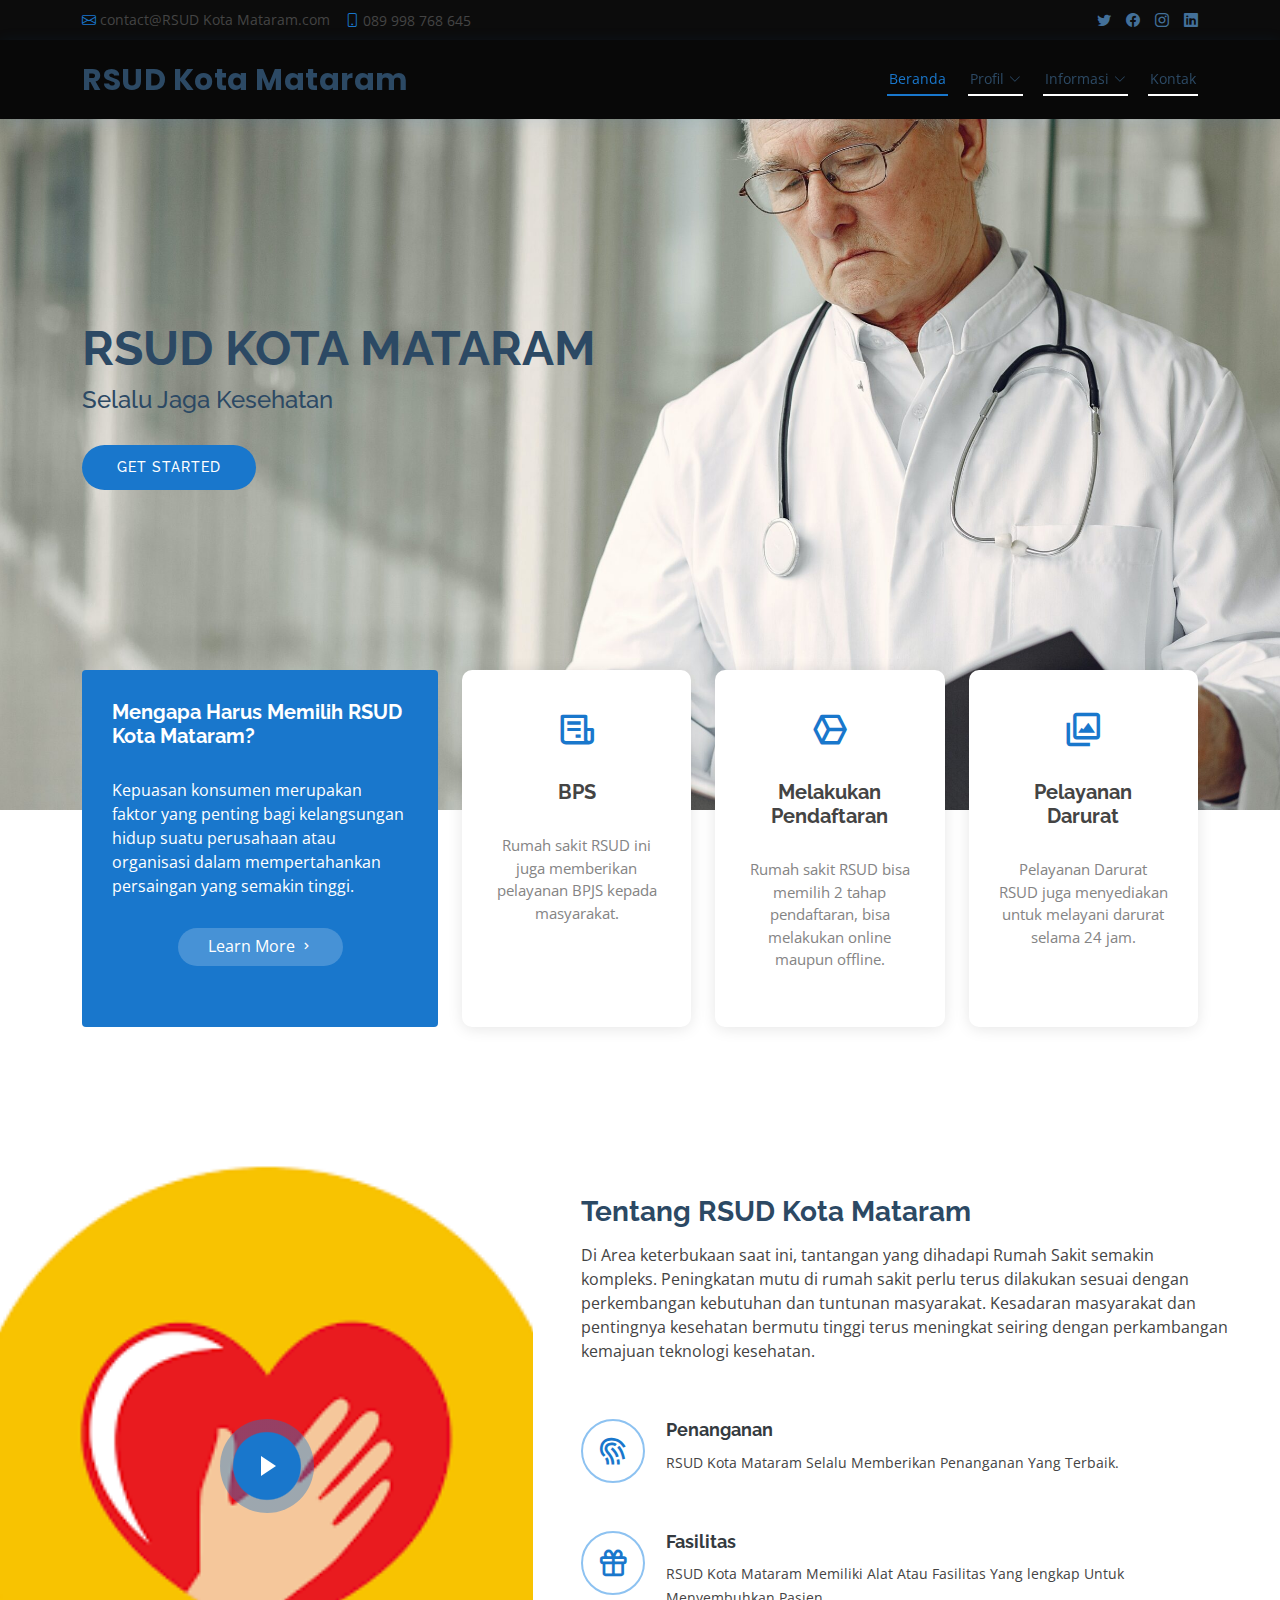
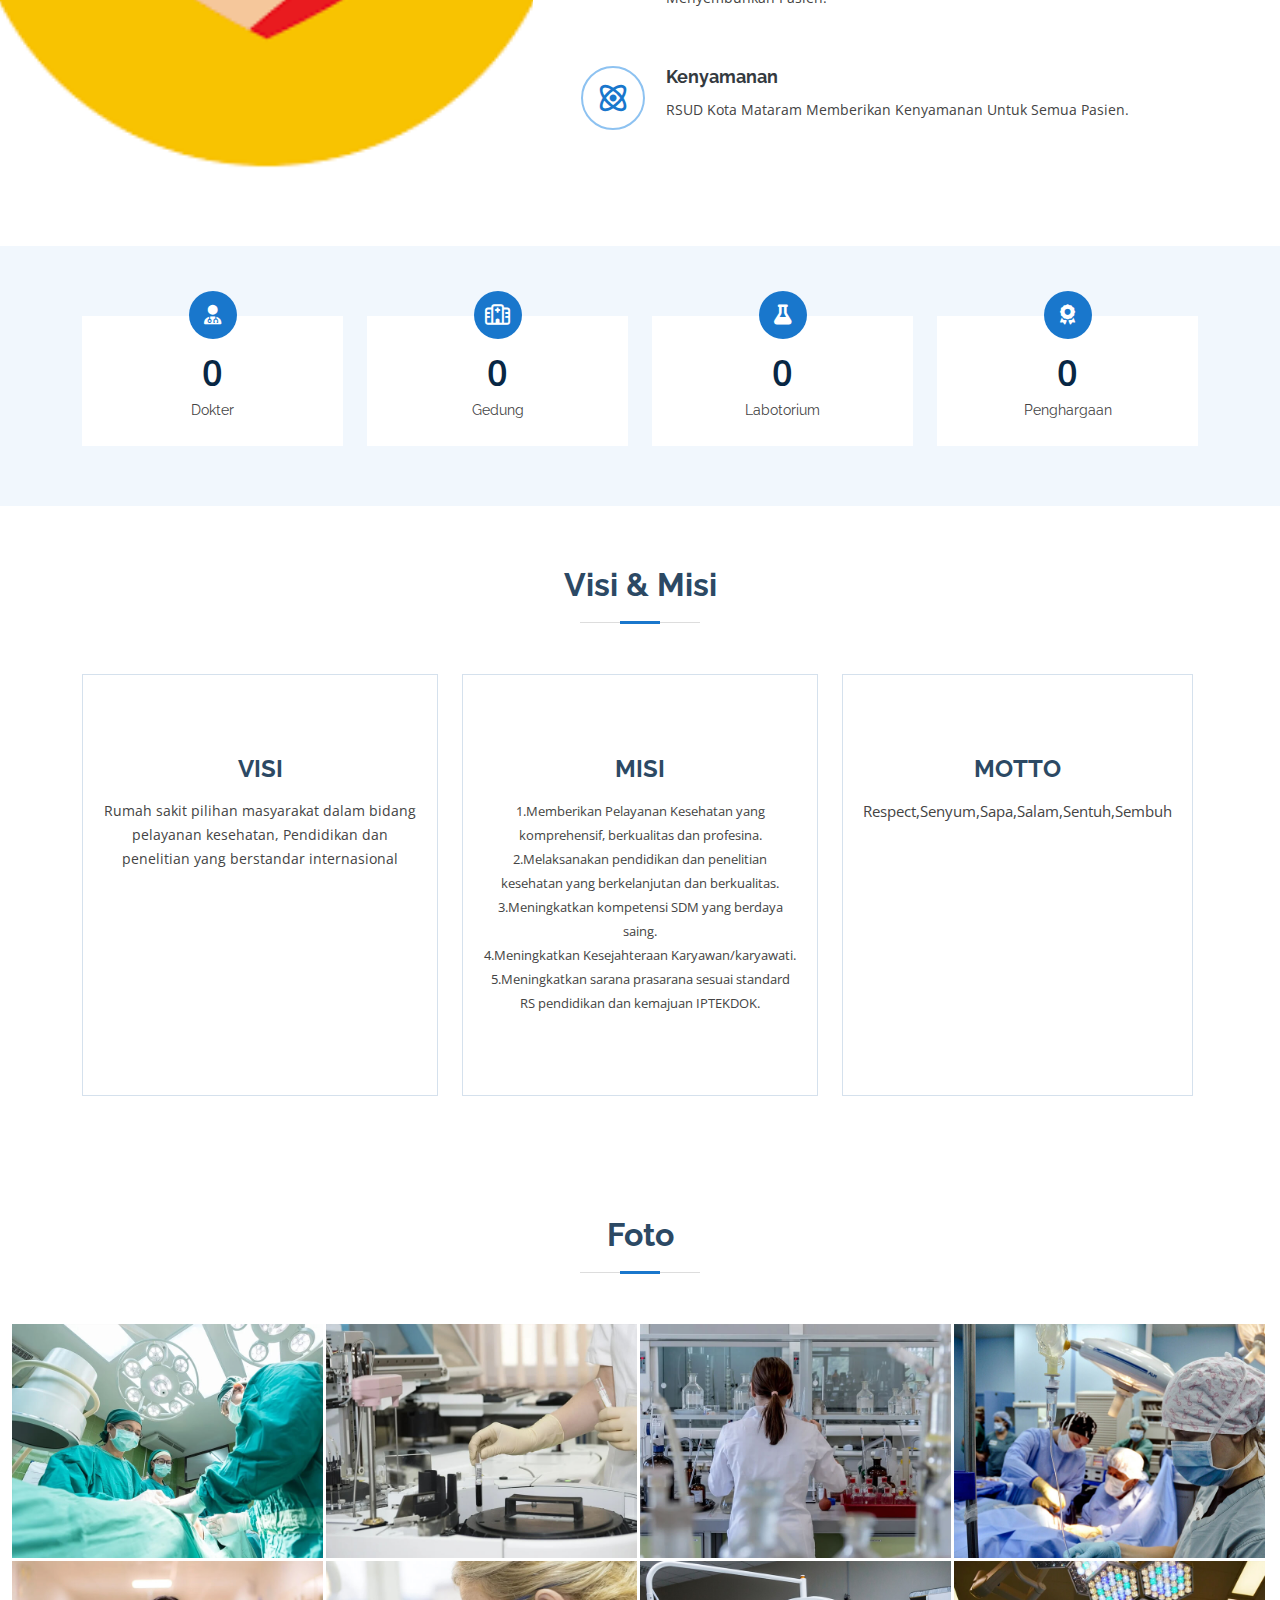
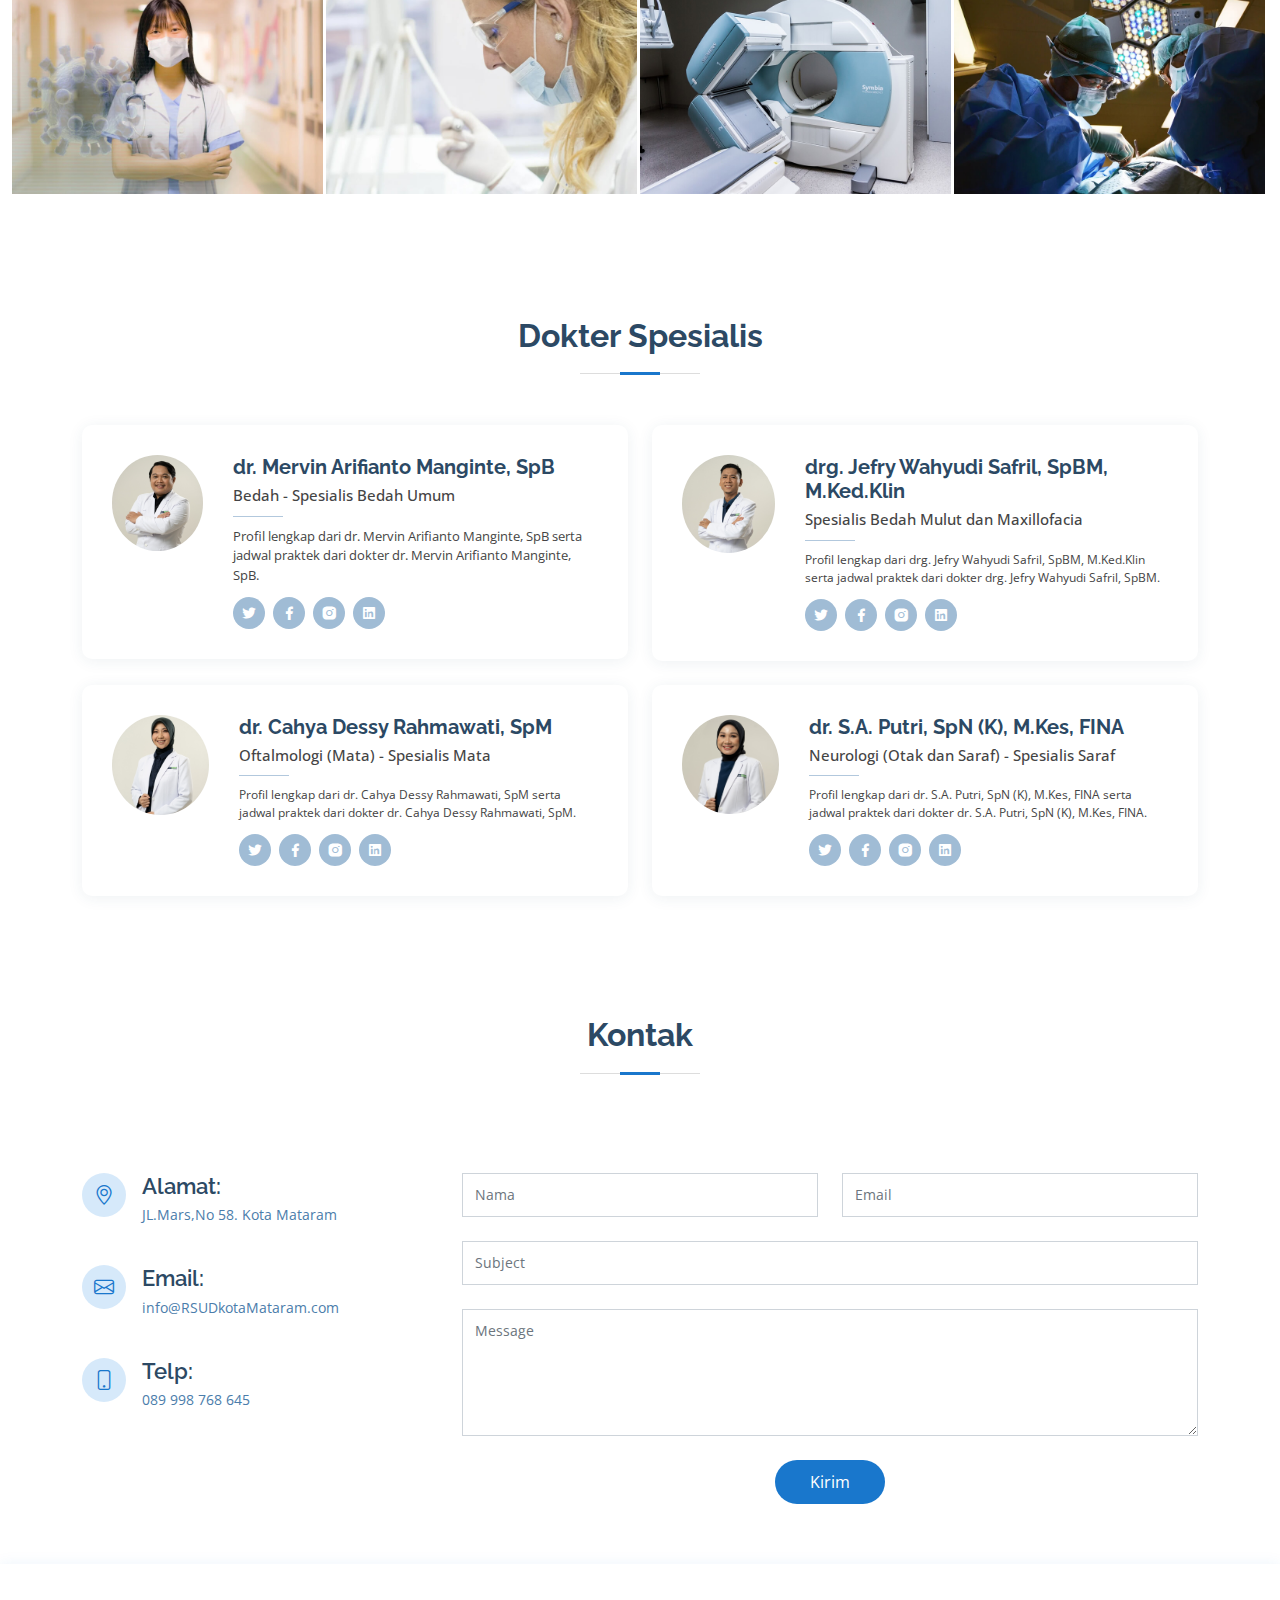
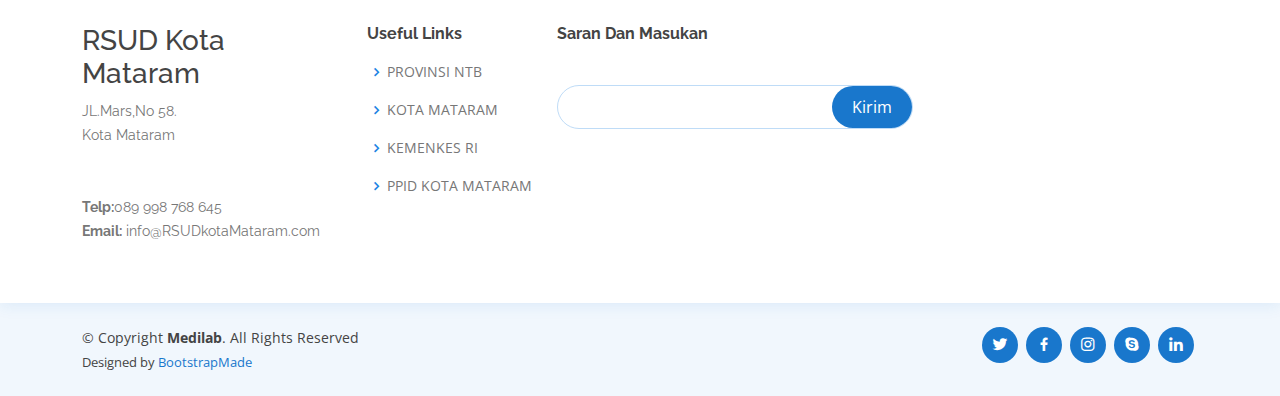
<file: index.html>
<!DOCTYPE html>
<html lang="en">

<head>
  <meta charset="utf-8">
  <meta content="width=device-width, initial-scale=1.0" name="viewport">

  <title>Medilab Bootstrap Template - Index</title>
  <meta content="" name="description">
  <meta content="" name="keywords">

  <!-- Favicons -->
  <link href="assets/img/favicon.png" rel="icon">
  <link href="assets/img/apple-touch-icon.png" rel="apple-touch-icon">

  <!-- Google Fonts -->
  <link href="https://fonts.googleapis.com/css?family=Open+Sans:300,300i,400,400i,600,600i,700,700i|Raleway:300,300i,400,400i,500,500i,600,600i,700,700i|Poppins:300,300i,400,400i,500,500i,600,600i,700,700i" rel="stylesheet">

  <!-- Vendor CSS Files -->
  <link href="assets/vendor/fontawesome-free/css/all.min.css" rel="stylesheet">
  <link href="assets/vendor/animate.css/animate.min.css" rel="stylesheet">
  <link href="assets/vendor/bootstrap/css/bootstrap.min.css" rel="stylesheet">
  <link href="assets/vendor/bootstrap-icons/bootstrap-icons.css" rel="stylesheet">
  <link href="assets/vendor/boxicons/css/boxicons.min.css" rel="stylesheet">
  <link href="assets/vendor/glightbox/css/glightbox.min.css" rel="stylesheet">
  <link href="assets/vendor/remixicon/remixicon.css" rel="stylesheet">
  <link href="assets/vendor/swiper/swiper-bundle.min.css" rel="stylesheet">

  <!-- Template Main CSS File -->
  <link href="assets/css/style.css" rel="stylesheet">

  <!-- =======================================================
  * Template Name: Medilab - v4.10.0
  * Template URL: https://bootstrapmade.com/medilab-free-medical-bootstrap-theme/
  * Author: BootstrapMade.com
  * License: https://bootstrapmade.com/license/
  ======================================================== -->
</head>

<body>

  <!-- ======= Top Bar ======= -->
  <div id="topbar" class="d-flex align-items-center fixed-top">
    <div class="container d-flex justify-content-between">
      <div class="contact-info d-flex align-items-center">
        <i class="bi bi-envelope"></i> <a href="mailto:contact@example.com">contact@RSUD Kota Mataram.com</a>
        <i class="bi bi-phone"></i> 089 998 768 645
      </div>
      <div class="d-none d-lg-flex social-links align-items-center">
        <a href="#" class="twitter"><i class="bi bi-twitter"></i></a>
        <a href="#" class="facebook"><i class="bi bi-facebook"></i></a>
        <a href="#" class="instagram"><i class="bi bi-instagram"></i></a>
        <a href="#" class="linkedin"><i class="bi bi-linkedin"></i></i></a>
      </div>
    </div>
  </div>

  <!-- ======= Header ======= -->
  <header id="header" class="fixed-top">
    <div class="container d-flex align-items-center">

      <h1 class="logo me-auto"><a href="index.html">RSUD Kota Mataram</a></h1>
      <!-- Uncomment below if you prefer to use an image logo -->
      <!-- <a href="index.html" class="logo me-auto"><img src="assets/img/logo.png" alt="" class="img-fluid"></a>-->

      <nav id="navbar" class="navbar order-last order-lg-0">
        <ul>
          <li><a class="nav-link scrollto active" href="beranda.html">Beranda</a></li>
          <li class="dropdown"><a href="#"><span>Profil</span> <i class="bi bi-chevron-down"></i></a>
            <ul>
          <li><a class="nav-link scrollto" href="tentang.html">Tentang</a></li>
          <li><a class="nav-link scrollto" href="dokter.html">Dokter Spesialis</a></li>
            </ul>
            <li class="dropdown"><a href="#"><span>Informasi</span> <i class="bi bi-chevron-down"></i></a>
              <ul>
          <li><a class="nav-link scrollto" href="visi&misi.html">Visi & Misi</a></li>
          <li><a class="nav-link scrollto" href="foto.html">Foto</a></li>
              </ul>
          <li><a class="nav-link scrollto" href="kontak.html">Kontak</a></li>
        </ul>
        <i class="bi bi-list mobile-nav-toggle"></i>
      </nav><!-- .navbar -->

      

    </div>
  </header><!-- End Header -->

  <!-- ======= Hero Section ======= -->
  <section id="hero" class="d-flex align-items-center">
    <div class="container">
      <h1>RSUD Kota Mataram</h1>
      <h2>Selalu Jaga Kesehatan</h2>
      <a href="#about" class="btn-get-started scrollto">Get Started</a>
    </div>
  </section><!-- End Hero -->

  <main id="main">

    <!-- ======= Why Us Section ======= -->
    <section id="why-us" class="why-us">
      <div class="container">

        <div class="row">
          <div class="col-lg-4 d-flex align-items-stretch">
            <div class="content">
              <h3 style="font-size: 20px;">Mengapa Harus Memilih RSUD Kota Mataram?</h3>
              <p>Kepuasan konsumen merupakan faktor yang penting bagi kelangsungan hidup suatu perusahaan atau organisasi dalam mempertahankan persaingan yang semakin tinggi.</p>
              <div class="text-center">
                <a href="#" class="more-btn">Learn More <i class="bx bx-chevron-right"></i></a>
              </div>
            </div>
          </div>
          <div class="col-lg-8 d-flex align-items-stretch">
            <div class="icon-boxes d-flex flex-column justify-content-center">
              <div class="row">
                <div class="col-xl-4 d-flex align-items-stretch">
                  <div class="icon-box mt-4 mt-xl-0">
                    <i class="bx bx-receipt"></i>
                    <h4>BPS</h4>
                    <p>Rumah sakit RSUD ini juga memberikan pelayanan BPJS kepada masyarakat.</p>
                  </div>
                </div>
                <div class="col-xl-4 d-flex align-items-stretch">
                  <div class="icon-box mt-4 mt-xl-0">
                    <i class="bx bx-cube-alt"></i>
                    <h4>Melakukan Pendaftaran</h4>
                    <p>Rumah sakit RSUD bisa memilih 2 tahap pendaftaran, bisa melakukan online maupun offline.</p>
                  </div>
                </div>
                <div class="col-xl-4 d-flex align-items-stretch">
                  <div class="icon-box mt-4 mt-xl-0">
                    <i class="bx bx-images"></i>
                    <h4>Pelayanan Darurat</h4>
                    <p>Pelayanan Darurat RSUD juga menyediakan untuk melayani darurat selama 24 jam.</p>
                  </div>
                </div>
              </div>
            </div><!-- End .content-->
          </div>
        </div>

      </div>
    </section><!-- End Why Us Section -->

    <!-- ======= About Section ======= -->
    <section id="about" class="about">
      <div class="container-fluid">

        <div class="row">
          <div class="col-xl-5 col-lg-6 video-box d-flex justify-content-center align-items-stretch position-relative">
            <a href="https://www.youtube.com/watch?v=fepiIdx3haA" class="glightbox play-btn mb-4"></a>
          </div>

          <div class="col-xl-7 col-lg-6 icon-boxes d-flex flex-column align-items-stretch justify-content-center py-5 px-lg-5">
            <h3>Tentang RSUD Kota Mataram</h3>
            <p>Di Area keterbukaan saat ini, tantangan yang dihadapi Rumah Sakit semakin kompleks. Peningkatan mutu di rumah sakit perlu terus dilakukan sesuai dengan perkembangan kebutuhan dan tuntunan masyarakat. Kesadaran masyarakat dan pentingnya kesehatan bermutu tinggi terus meningkat seiring dengan perkambangan kemajuan teknologi kesehatan.</p>

            <div class="icon-box">
              <div class="icon"><i class="bx bx-fingerprint"></i></div>
              <h4 class="title"><a href="">Penanganan</a></h4>
              <p class="description">RSUD Kota Mataram Selalu Memberikan Penanganan Yang Terbaik.</p>
            </div>

            <div class="icon-box">
              <div class="icon"><i class="bx bx-gift"></i></div>
              <h4 class="title"><a href="">Fasilitas</a></h4>
              <p class="description">RSUD Kota Mataram Memiliki Alat Atau Fasilitas Yang lengkap Untuk Menyembuhkan Pasien.</p>
            </div>

            <div class="icon-box">
              <div class="icon"><i class="bx bx-atom"></i></div>
              <h4 class="title"><a href="">Kenyamanan</a></h4>
              <p class="description">RSUD Kota Mataram Memberikan Kenyamanan Untuk Semua Pasien.</p>
            </div>

          </div>
        </div>

      </div>
    </section><!-- End About Section -->

    <!-- ======= Counts Section ======= -->
    <section id="counts" class="counts">
      <div class="container">

        <div class="row">

          <div class="col-lg-3 col-md-6">
            <div class="count-box">
              <i class="fas fa-user-md"></i>
              <span data-purecounter-start="0" data-purecounter-end="25" data-purecounter-duration="1" class="purecounter"></span>
              <p>Dokter</p>
            </div>
          </div>

          <div class="col-lg-3 col-md-6 mt-5 mt-md-0">
            <div class="count-box">
              <i class="far fa-hospital"></i>
              <span data-purecounter-start="0" data-purecounter-end="5" data-purecounter-duration="1" class="purecounter"></span>
              <p>Gedung</p>
            </div>
          </div>

          <div class="col-lg-3 col-md-6 mt-5 mt-lg-0">
            <div class="count-box">
              <i class="fas fa-flask"></i>
              <span data-purecounter-start="0" data-purecounter-end="10" data-purecounter-duration="1" class="purecounter"></span>
              <p> Labotorium</p>
            </div>
          </div>

          <div class="col-lg-3 col-md-6 mt-5 mt-lg-0">
            <div class="count-box">
              <i class="fas fa-award"></i>
              <span data-purecounter-start="0" data-purecounter-end="150" data-purecounter-duration="1" class="purecounter"></span>
              <p>Penghargaan</p>
            </div>
          </div>

        </div>

      </div>
    </section><!-- End Counts Section -->

    <!-- ======= Services Section ======= -->
    <section id="services" class="services">
      <div class="container">

        <div class="section-title">
          <h2>Visi & Misi</h2>
          <p></p>
        </div>

        <div class="row">
          <div class="col-lg-4 col-md-6 d-flex align-items-stretch">
            <div class="icon-box">
              <h4><a href="">VISI</a></h4>
              <p>Rumah sakit pilihan masyarakat dalam bidang pelayanan kesehatan, Pendidikan dan penelitian yang berstandar internasional</p>
            </div>
          </div>

          <div class="col-lg-4 col-md-6 d-flex align-items-stretch mt-4 mt-md-0">
            <div class="icon-box">
              <h4><a href="">MISI</a></h4>
              <p style="font-size: 13PX;">1.Memberikan Pelayanan Kesehatan yang komprehensif, berkualitas dan profesina.</p>
              <P style="font-size: 13PX;">2.Melaksanakan pendidikan dan penelitian kesehatan yang berkelanjutan dan berkualitas.</P>
              <P style="font-size: 13PX;">3.Meningkatkan kompetensi SDM yang berdaya saing.</P>
              <P style="font-size: 13PX;">4.Meningkatkan Kesejahteraan Karyawan/karyawati.</P>
              <P style="font-size: 13PX;">5.Meningkatkan sarana prasarana sesuai standard RS pendidikan dan kemajuan IPTEKDOK.</P>
            </div>
          </div>

          <div class="col-lg-4 col-md-6 d-flex align-items-stretch mt-4 mt-lg-0">
            <div class="icon-box">
              <h4><a href="">MOTTO</a></h4>
              <p style="font-size: 15px;">Respect,Senyum,Sapa,Salam,Sentuh,Sembuh</p>
            </div>
          </div>
        </div>
      </div>
    </section><!-- End Services Section -->

    <!-- ======= Gallery Section ======= -->
    <section id="gallery" class="gallery">
      <div class="container">

        <div class="section-title">
          <h2>Foto</h2>
          <p></p>
        </div>
      </div>

      <div class="container-fluid">
        <div class="row g-0">

          <div class="col-lg-3 col-md-4">
            <div class="gallery-item">
              <a href="assets/img/gallery/gallery-1.jpg" class="galelry-lightbox">
                <img src="assets/img/gallery/gallery-1.jpg" alt="" class="img-fluid">
              </a>
            </div>
          </div>

          <div class="col-lg-3 col-md-4">
            <div class="gallery-item">
              <a href="assets/img/gallery/gallery-2.jpg" class="galelry-lightbox">
                <img src="assets/img/gallery/gallery-2.jpg" alt="" class="img-fluid">
              </a>
            </div>
          </div>

          <div class="col-lg-3 col-md-4">
            <div class="gallery-item">
              <a href="assets/img/gallery/gallery-3.jpg" class="galelry-lightbox">
                <img src="assets/img/gallery/gallery-3.jpg" alt="" class="img-fluid">
              </a>
            </div>
          </div>

          <div class="col-lg-3 col-md-4">
            <div class="gallery-item">
              <a href="assets/img/gallery/gallery-4.jpg" class="galelry-lightbox">
                <img src="assets/img/gallery/gallery-4.jpg" alt="" class="img-fluid">
              </a>
            </div>
          </div>

          <div class="col-lg-3 col-md-4">
            <div class="gallery-item">
              <a href="assets/img/gallery/gallery-5.jpg" class="galelry-lightbox">
                <img src="assets/img/gallery/gallery-5.jpg" alt="" class="img-fluid">
              </a>
            </div>
          </div>

          <div class="col-lg-3 col-md-4">
            <div class="gallery-item">
              <a href="assets/img/gallery/gallery-6.jpg" class="galelry-lightbox">
                <img src="assets/img/gallery/gallery-6.jpg" alt="" class="img-fluid">
              </a>
            </div>
          </div>

          <div class="col-lg-3 col-md-4">
            <div class="gallery-item">
              <a href="assets/img/gallery/gallery-7.jpg" class="galelry-lightbox">
                <img src="assets/img/gallery/gallery-7.jpg" alt="" class="img-fluid">
              </a>
            </div>
          </div>

          <div class="col-lg-3 col-md-4">
            <div class="gallery-item">
              <a href="assets/img/gallery/gallery-8.jpg" class="galelry-lightbox">
                <img src="assets/img/gallery/gallery-8.jpg" alt="" class="img-fluid">
              </a>
            </div>
          </div>

        </div>

      </div>
    </section><!-- End Gallery Section -->

    <!-- ======= Doctors Section ======= -->
    <section id="doctors" class="doctors">
      <div class="container">

        <div class="section-title">
          <h2>Dokter Spesialis</h2>
          <p></p>
        </div>

        <div class="row">

          <div class="col-lg-6">
            <div class="member d-flex align-items-start">
              <div class="pic"><img src="assets/img/doctors/21.jpg" class="img-fluid" alt=""></div>
              <div class="member-info">
                <h4>dr. Mervin Arifianto Manginte, SpB</h4>
                <span>Bedah - Spesialis Bedah Umum</span>
                <p style="font-size: 13px;">Profil lengkap dari dr. Mervin Arifianto Manginte, SpB serta jadwal praktek dari dokter dr. Mervin Arifianto Manginte, SpB. </p>
                <div class="social">
                  <a href=""><i class="ri-twitter-fill"></i></a>
                  <a href=""><i class="ri-facebook-fill"></i></a>
                  <a href=""><i class="ri-instagram-fill"></i></a>
                  <a href=""> <i class="ri-linkedin-box-fill"></i> </a>
                </div>
              </div>
            </div>
          </div>


          <div class="col-lg-6 mt-4 mt-lg-0">
            <div class="member d-flex align-items-start">
              <div class="pic"><img src="assets/img/doctors/22.jpg" class="img-fluid" alt=""></div>
              <div class="member-info">
                <h4>drg. Jefry Wahyudi Safril, SpBM, M.Ked.Klin</h4>
                <span>Spesialis Bedah Mulut dan Maxillofacia</span>
                <p style="font-size: 12px;">Profil lengkap dari drg. Jefry Wahyudi Safril, SpBM, M.Ked.Klin serta jadwal praktek dari dokter drg. Jefry Wahyudi Safril, SpBM.</p>
                <div class="social">
                  <a href=""><i class="ri-twitter-fill"></i></a>
                  <a href=""><i class="ri-facebook-fill"></i></a>
                  <a href=""><i class="ri-instagram-fill"></i></a>
                  <a href=""> <i class="ri-linkedin-box-fill"></i> </a>
                </div>
              </div>
            </div>
          </div>

          

          <div class="col-lg-6 mt-4">
            <div class="member d-flex align-items-start">
              <div class="pic"><img src="assets/img/doctors/23.jpg" class="img-fluid" alt=""></div>
              <div class="member-info">
                <h4>dr. Cahya Dessy Rahmawati, SpM</h4>
                <span>Oftalmologi (Mata) - Spesialis Mata</span>
                <p style="font-size: 12px;">Profil lengkap dari dr. Cahya Dessy Rahmawati, SpM serta jadwal praktek dari dokter dr. Cahya Dessy Rahmawati, SpM.</p>
                <div class="social">
                  <a href=""><i class="ri-twitter-fill"></i></a>
                  <a href=""><i class="ri-facebook-fill"></i></a>
                  <a href=""><i class="ri-instagram-fill"></i></a>
                  <a href=""> <i class="ri-linkedin-box-fill"></i> </a>
                </div>
              </div>
            </div>
          </div>

          <div class="col-lg-6 mt-4">
            <div class="member d-flex align-items-start">
              <div class="pic"><img src="assets/img/doctors/otak.jpg" class="img-fluid" alt=""></div>
              <div class="member-info">
                <h4>dr. S.A. Putri, SpN (K), M.Kes, FINA</h4>
                <span>Neurologi (Otak dan Saraf) - Spesialis Saraf</span>
                <p style="font-size: 12px;">Profil lengkap dari dr. S.A. Putri, SpN (K), M.Kes, FINA serta jadwal praktek dari dokter dr. S.A. Putri, SpN (K), M.Kes, FINA. </p>
                <div class="social">
                  <a href=""><i class="ri-twitter-fill"></i></a>
                  <a href=""><i class="ri-facebook-fill"></i></a>
                  <a href=""><i class="ri-instagram-fill"></i></a>
                  <a href=""> <i class="ri-linkedin-box-fill"></i> </a>
                </div>
              </div>
            </div>
          </div>

        </div>

      </div>
    </section><!-- End Doctors Section -->

    
    <!-- ======= Contact Section ======= -->
    <section id="contact" class="contact">
      <div class="container">

        <div class="section-title">
          <h2>Kontak</h2>
          <p></p>
        </div>
      </div>

     
      <div class="container">
        <div class="row mt-5">

          <div class="col-lg-4">
            <div class="info">
              <div class="address">
                <i class="bi bi-geo-alt"></i>
                <h4>Alamat:</h4>
                <p>JL.Mars,No 58. Kota Mataram</p>
              </div>

              <div class="email">
                <i class="bi bi-envelope"></i>
                <h4>Email:</h4>
                <p>info@RSUDkotaMataram.com</p>
              </div>

              <div class="phone">
                <i class="bi bi-phone"></i>
                <h4>Telp:</h4>
                <p>089 998 768 645</p>
              </div>

            </div>

          </div>

          <div class="col-lg-8 mt-5 mt-lg-0">

            <form action="forms/contact.php" method="post" role="form" class="php-email-form">
              <div class="row">
                <div class="col-md-6 form-group">
                  <input type="text" name="name" class="form-control" id="name" placeholder="Nama" required>
                </div>
                <div class="col-md-6 form-group mt-3 mt-md-0">
                  <input type="email" class="form-control" name="email" id="email" placeholder="Email" required>
                </div>
              </div>
              <div class="form-group mt-3">
                <input type="text" class="form-control" name="subject" id="subject" placeholder="Subject" required>
              </div>
              <div class="form-group mt-3">
                <textarea class="form-control" name="message" rows="5" placeholder="Message" required></textarea>
              </div>
              <div class="my-3">
                <div class="loading">Loading</div>
                <div class="error-message"></div>
                <div class="sent-message">Your message has been sent. Thank you!</div>
              </div>
              <div class="text-center"><button type="submit">Kirim</button></div>
            </form>

          </div>

        </div>

      </div>
    </section><!-- End Contact Section -->

  </main><!-- End #main -->

  <!-- ======= Footer ======= -->
  <footer id="footer">

    <div class="footer-top">
      <div class="container">
        <div class="row">

          <div class="col-lg-3 col-md-6 footer-contact">
            <h3>RSUD Kota Mataram</h3>
            <p>
              JL.Mars,No 58.<br>
              Kota Mataram <br>
              <br><br>
              <strong>Telp:</strong>089 998 768 645<br>
              <strong>Email:</strong> info@RSUDkotaMataram.com<br>
            </p>
          </div>

          <div class="col-lg-2 col-md-6 footer-links">
            <h4>Useful Links</h4>
            <ul>
              <li><i class="bx bx-chevron-right"></i> <a href="#">PROVINSI NTB</a></li>
              <li><i class="bx bx-chevron-right"></i> <a href="#">KOTA MATARAM</a></li>
              <li><i class="bx bx-chevron-right"></i> <a href="#">KEMENKES RI</a></li>
              <li><i class="bx bx-chevron-right"></i> <a href="#">PPID KOTA MATARAM</a></li>
            </ul>
          </div>

          
          <div class="col-lg-4 col-md-6 footer-newsletter">
            <h4>Saran Dan Masukan</h4>
            <form action="" method="post">
              <input type="email" name="email"><input type="submit" value="Kirim">
            </form>
          </div>

        </div>
      </div>
    </div>

    <div class="container d-md-flex py-4">

      <div class="me-md-auto text-center text-md-start">
        <div class="copyright">
          &copy; Copyright <strong><span>Medilab</span></strong>. All Rights Reserved
        </div>
        <div class="credits">
          <!-- All the links in the footer should remain intact. -->
          <!-- You can delete the links only if you purchased the pro version. -->
          <!-- Licensing information: https://bootstrapmade.com/license/ -->
          <!-- Purchase the pro version with working PHP/AJAX contact form: https://bootstrapmade.com/medilab-free-medical-bootstrap-theme/ -->
          Designed by <a href="https://bootstrapmade.com/">BootstrapMade</a>
        </div>
      </div>
      <div class="social-links text-center text-md-right pt-3 pt-md-0">
        <a href="#" class="twitter"><i class="bx bxl-twitter"></i></a>
        <a href="#" class="facebook"><i class="bx bxl-facebook"></i></a>
        <a href="#" class="instagram"><i class="bx bxl-instagram"></i></a>
        <a href="#" class="google-plus"><i class="bx bxl-skype"></i></a>
        <a href="#" class="linkedin"><i class="bx bxl-linkedin"></i></a>
      </div>
    </div>
  </footer><!-- End Footer -->

  <div id="preloader"></div>
  <a href="#" class="back-to-top d-flex align-items-center justify-content-center"><i class="bi bi-arrow-up-short"></i></a>

  <!-- Vendor JS Files -->
  <script src="assets/vendor/purecounter/purecounter_vanilla.js"></script>
  <script src="assets/vendor/bootstrap/js/bootstrap.bundle.min.js"></script>
  <script src="assets/vendor/glightbox/js/glightbox.min.js"></script>
  <script src="assets/vendor/swiper/swiper-bundle.min.js"></script>
  <script src="assets/vendor/php-email-form/validate.js"></script>

  <!-- Template Main JS File -->
  <script src="assets/js/main.js"></script>

</body>

</html>
</file>
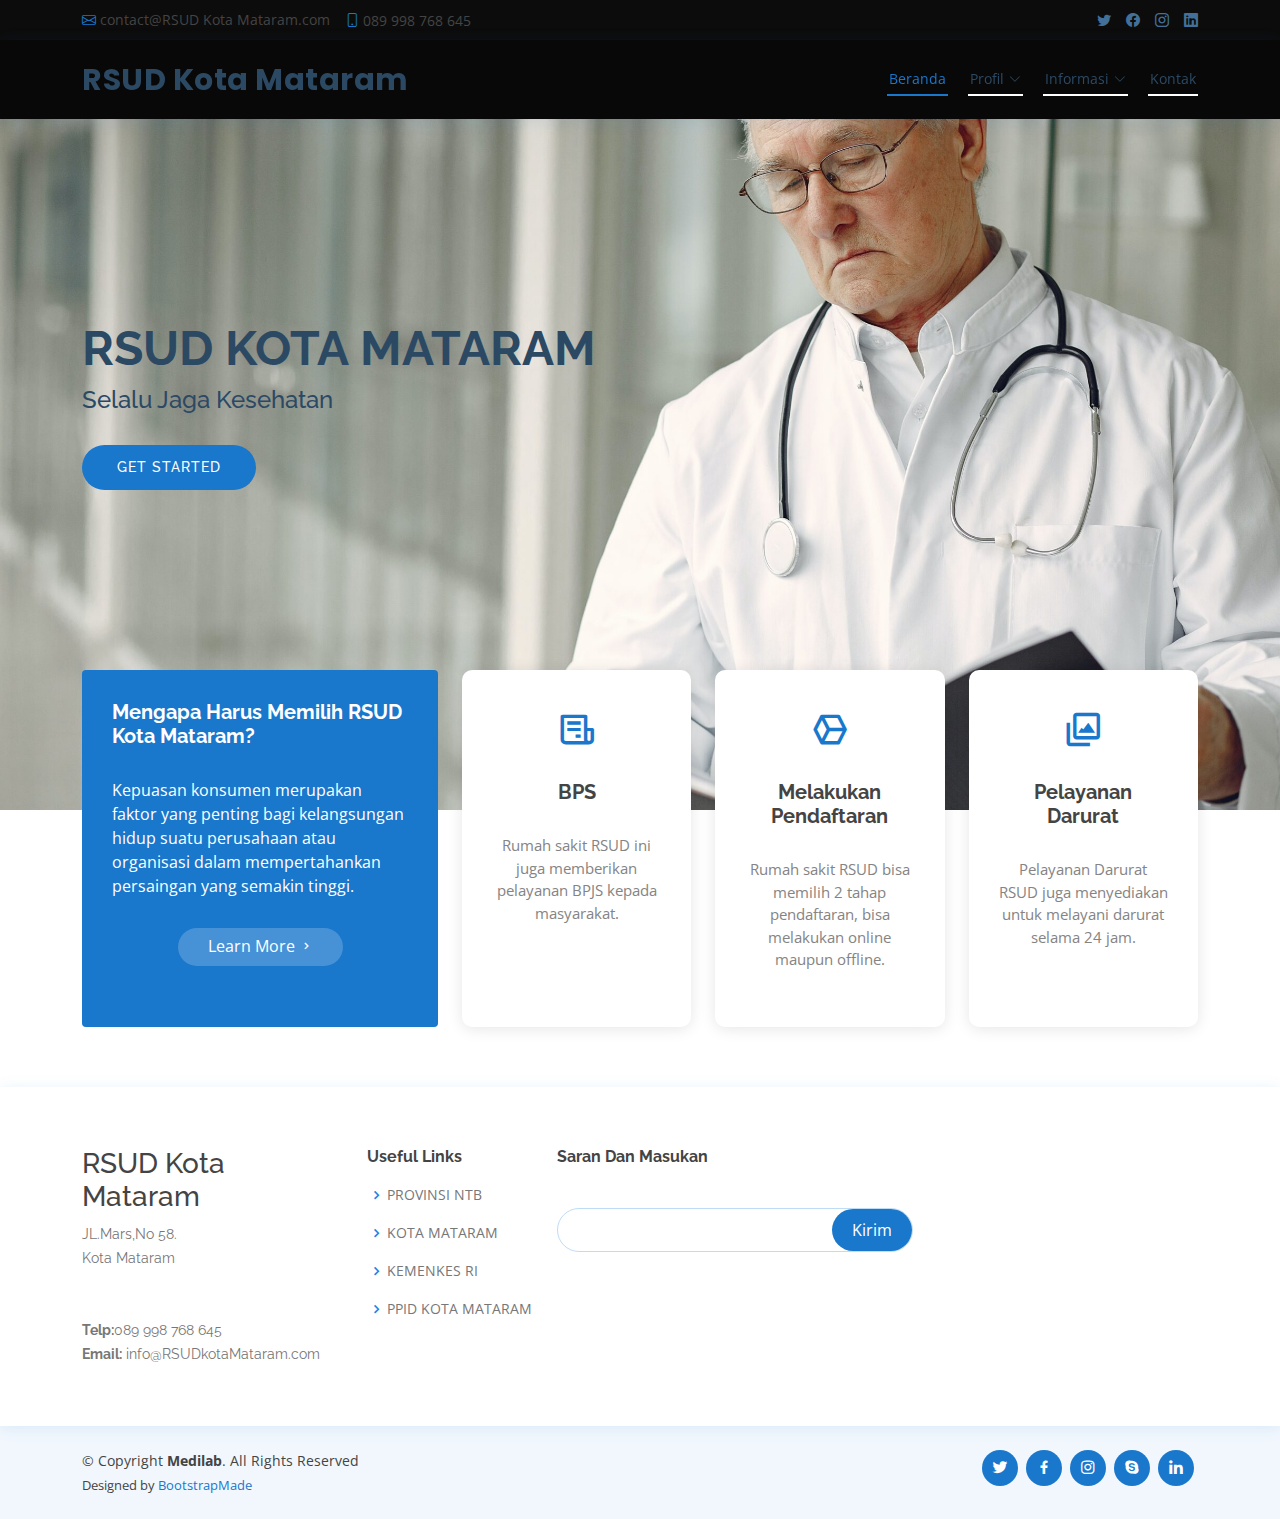
<file: beranda.html>
<!DOCTYPE html>
<html lang="en">

<head>
  <meta charset="utf-8">
  <meta content="width=device-width, initial-scale=1.0" name="viewport">

  <title>Medilab Bootstrap Template - Index</title>
  <meta content="" name="description">
  <meta content="" name="keywords">

  <!-- Favicons -->
  <link href="assets/img/favicon.png" rel="icon">
  <link href="assets/img/apple-touch-icon.png" rel="apple-touch-icon">

  <!-- Google Fonts -->
  <link href="https://fonts.googleapis.com/css?family=Open+Sans:300,300i,400,400i,600,600i,700,700i|Raleway:300,300i,400,400i,500,500i,600,600i,700,700i|Poppins:300,300i,400,400i,500,500i,600,600i,700,700i" rel="stylesheet">

  <!-- Vendor CSS Files -->
  <link href="assets/vendor/fontawesome-free/css/all.min.css" rel="stylesheet">
  <link href="assets/vendor/animate.css/animate.min.css" rel="stylesheet">
  <link href="assets/vendor/bootstrap/css/bootstrap.min.css" rel="stylesheet">
  <link href="assets/vendor/bootstrap-icons/bootstrap-icons.css" rel="stylesheet">
  <link href="assets/vendor/boxicons/css/boxicons.min.css" rel="stylesheet">
  <link href="assets/vendor/glightbox/css/glightbox.min.css" rel="stylesheet">
  <link href="assets/vendor/remixicon/remixicon.css" rel="stylesheet">
  <link href="assets/vendor/swiper/swiper-bundle.min.css" rel="stylesheet">

  <!-- Template Main CSS File -->
  <link href="assets/css/style.css" rel="stylesheet">

  <!-- =======================================================
  * Template Name: Medilab - v4.10.0
  * Template URL: https://bootstrapmade.com/medilab-free-medical-bootstrap-theme/
  * Author: BootstrapMade.com
  * License: https://bootstrapmade.com/license/
  ======================================================== -->
</head>

<body>

  <!-- ======= Top Bar ======= -->
  <div id="topbar" class="d-flex align-items-center fixed-top">
    <div class="container d-flex justify-content-between">
      <div class="contact-info d-flex align-items-center">
        <i class="bi bi-envelope"></i> <a href="mailto:contact@example.com">contact@RSUD Kota Mataram.com</a>
        <i class="bi bi-phone"></i> 089 998 768 645
      </div>
      <div class="d-none d-lg-flex social-links align-items-center">
        <a href="#" class="twitter"><i class="bi bi-twitter"></i></a>
        <a href="#" class="facebook"><i class="bi bi-facebook"></i></a>
        <a href="#" class="instagram"><i class="bi bi-instagram"></i></a>
        <a href="#" class="linkedin"><i class="bi bi-linkedin"></i></i></a>
      </div>
    </div>
  </div>
  
  <!-- ======= Header ======= -->
  <header id="header" class="fixed-top">
    <div class="container d-flex align-items-center">

      <h1 class="logo me-auto"><a href="index.html">RSUD Kota Mataram</a></h1>
      <!-- Uncomment below if you prefer to use an image logo -->
      <!-- <a href="index.html" class="logo me-auto"><img src="assets/img/logo.png" alt="" class="img-fluid"></a>-->

      <nav id="navbar" class="navbar order-last order-lg-0">
        <ul>
          <li><a class="nav-link scrollto active" href="beranda.html">Beranda</a></li>
          <li class="dropdown"><a href="#"><span>Profil</span> <i class="bi bi-chevron-down"></i></a>
            <ul>
          <li><a class="nav-link scrollto" href="tentang.html">Tentang</a></li>
          <li><a class="nav-link scrollto" href="dokter.html">Dokter Spesialis</a></li>
            </ul>
            <li class="dropdown"><a href="#"><span>Informasi</span> <i class="bi bi-chevron-down"></i></a>
              <ul>
          <li><a class="nav-link scrollto" href="visi&misi.html">Visi & Misi</a></li>
          <li><a class="nav-link scrollto" href="foto.html">Foto</a></li>
              </ul>
          <li><a class="nav-link scrollto" href="kontak.html">Kontak</a></li>
        </ul>
        <i class="bi bi-list mobile-nav-toggle"></i>
      </nav><!-- .navbar -->

      

    </div>
  </header><!-- End Header -->

  <!-- ======= Hero Section ======= -->
  <section id="hero" class="d-flex align-items-center">
    <div class="container">
      <h1>RSUD Kota Mataram</h1>
      <h2>Selalu Jaga Kesehatan</h2>
      <a href="#about" class="btn-get-started scrollto">Get Started</a>
    </div>
  </section><!-- End Hero -->

  <main id="main">

    <!-- ======= Why Us Section ======= -->
    <section id="why-us" class="why-us">
      <div class="container">

        <div class="row">
          <div class="col-lg-4 d-flex align-items-stretch">
            <div class="content">
              <h3 style="font-size: 20px;">Mengapa Harus Memilih RSUD Kota Mataram?</h3>
              <p>Kepuasan konsumen merupakan faktor yang penting bagi kelangsungan hidup suatu perusahaan atau organisasi dalam mempertahankan persaingan yang semakin tinggi.</p>
              <div class="text-center">
                <a href="#" class="more-btn">Learn More <i class="bx bx-chevron-right"></i></a>
              </div>
            </div>
          </div>
          <div class="col-lg-8 d-flex align-items-stretch">
            <div class="icon-boxes d-flex flex-column justify-content-center">
              <div class="row">
                <div class="col-xl-4 d-flex align-items-stretch">
                  <div class="icon-box mt-4 mt-xl-0">
                    <i class="bx bx-receipt"></i>
                    <h4>BPS</h4>
                    <p>Rumah sakit RSUD ini juga memberikan pelayanan BPJS kepada masyarakat.</p>
                  </div>
                </div>
                <div class="col-xl-4 d-flex align-items-stretch">
                  <div class="icon-box mt-4 mt-xl-0">
                    <i class="bx bx-cube-alt"></i>
                    <h4>Melakukan Pendaftaran</h4>
                    <p>Rumah sakit RSUD bisa memilih 2 tahap pendaftaran, bisa melakukan online maupun offline.</p>
                  </div>
                </div>
                <div class="col-xl-4 d-flex align-items-stretch">
                  <div class="icon-box mt-4 mt-xl-0">
                    <i class="bx bx-images"></i>
                    <h4>Pelayanan Darurat</h4>
                    <p>Pelayanan Darurat RSUD juga menyediakan untuk melayani darurat selama 24 jam.</p>
                  </div>
                </div>
              </div>
            </div><!-- End .content-->
          </div>
        </div>

      </div>
    </section><!-- End Why Us Section -->

<!-- ======= Footer ======= -->
<footer id="footer">

  <div class="footer-top">
    <div class="container">
      <div class="row">

        <div class="col-lg-3 col-md-6 footer-contact">
          <h3>RSUD Kota Mataram</h3>
          <p>
            JL.Mars,No 58.<br>
            Kota Mataram <br>
            <br><br>
            <strong>Telp:</strong>089 998 768 645<br>
            <strong>Email:</strong> info@RSUDkotaMataram.com<br>
          </p>
        </div>

        <div class="col-lg-2 col-md-6 footer-links">
          <h4>Useful Links</h4>
          <ul>
            <li><i class="bx bx-chevron-right"></i> <a href="#">PROVINSI NTB</a></li>
            <li><i class="bx bx-chevron-right"></i> <a href="#">KOTA MATARAM</a></li>
            <li><i class="bx bx-chevron-right"></i> <a href="#">KEMENKES RI</a></li>
            <li><i class="bx bx-chevron-right"></i> <a href="#">PPID KOTA MATARAM</a></li>
          </ul>
        </div>

        
        <div class="col-lg-4 col-md-6 footer-newsletter">
          <h4>Saran Dan Masukan</h4>
          <form action="" method="post">
            <input type="email" name="email"><input type="submit" value="Kirim">
          </form>
        </div>

      </div>
    </div>
  </div>

  <div class="container d-md-flex py-4">

    <div class="me-md-auto text-center text-md-start">
      <div class="copyright">
        &copy; Copyright <strong><span>Medilab</span></strong>. All Rights Reserved
      </div>
      <div class="credits">
        <!-- All the links in the footer should remain intact. -->
        <!-- You can delete the links only if you purchased the pro version. -->
        <!-- Licensing information: https://bootstrapmade.com/license/ -->
        <!-- Purchase the pro version with working PHP/AJAX contact form: https://bootstrapmade.com/medilab-free-medical-bootstrap-theme/ -->
        Designed by <a href="https://bootstrapmade.com/">BootstrapMade</a>
      </div>
    </div>
    <div class="social-links text-center text-md-right pt-3 pt-md-0">
      <a href="#" class="twitter"><i class="bx bxl-twitter"></i></a>
      <a href="#" class="facebook"><i class="bx bxl-facebook"></i></a>
      <a href="#" class="instagram"><i class="bx bxl-instagram"></i></a>
      <a href="#" class="google-plus"><i class="bx bxl-skype"></i></a>
      <a href="#" class="linkedin"><i class="bx bxl-linkedin"></i></a>
    </div>
  </div>
</footer><!-- End Footer -->

  

    <div id="preloader"></div>
    <a href="#" class="back-to-top d-flex align-items-center justify-content-center"><i class="bi bi-arrow-up-short"></i></a>
    
    <!-- Vendor JS Files -->
    <script src="assets/vendor/purecounter/purecounter_vanilla.js"></script>
    <script src="assets/vendor/bootstrap/js/bootstrap.bundle.min.js"></script>
    <script src="assets/vendor/glightbox/js/glightbox.min.js"></script>
    <script src="assets/vendor/swiper/swiper-bundle.min.js"></script>
    <script src="assets/vendor/php-email-form/validate.js"></script>
    
    <!-- Template Main JS File -->
    <script src="assets/js/main.js"></script>
    
    </body>
    
    </html>
</file>
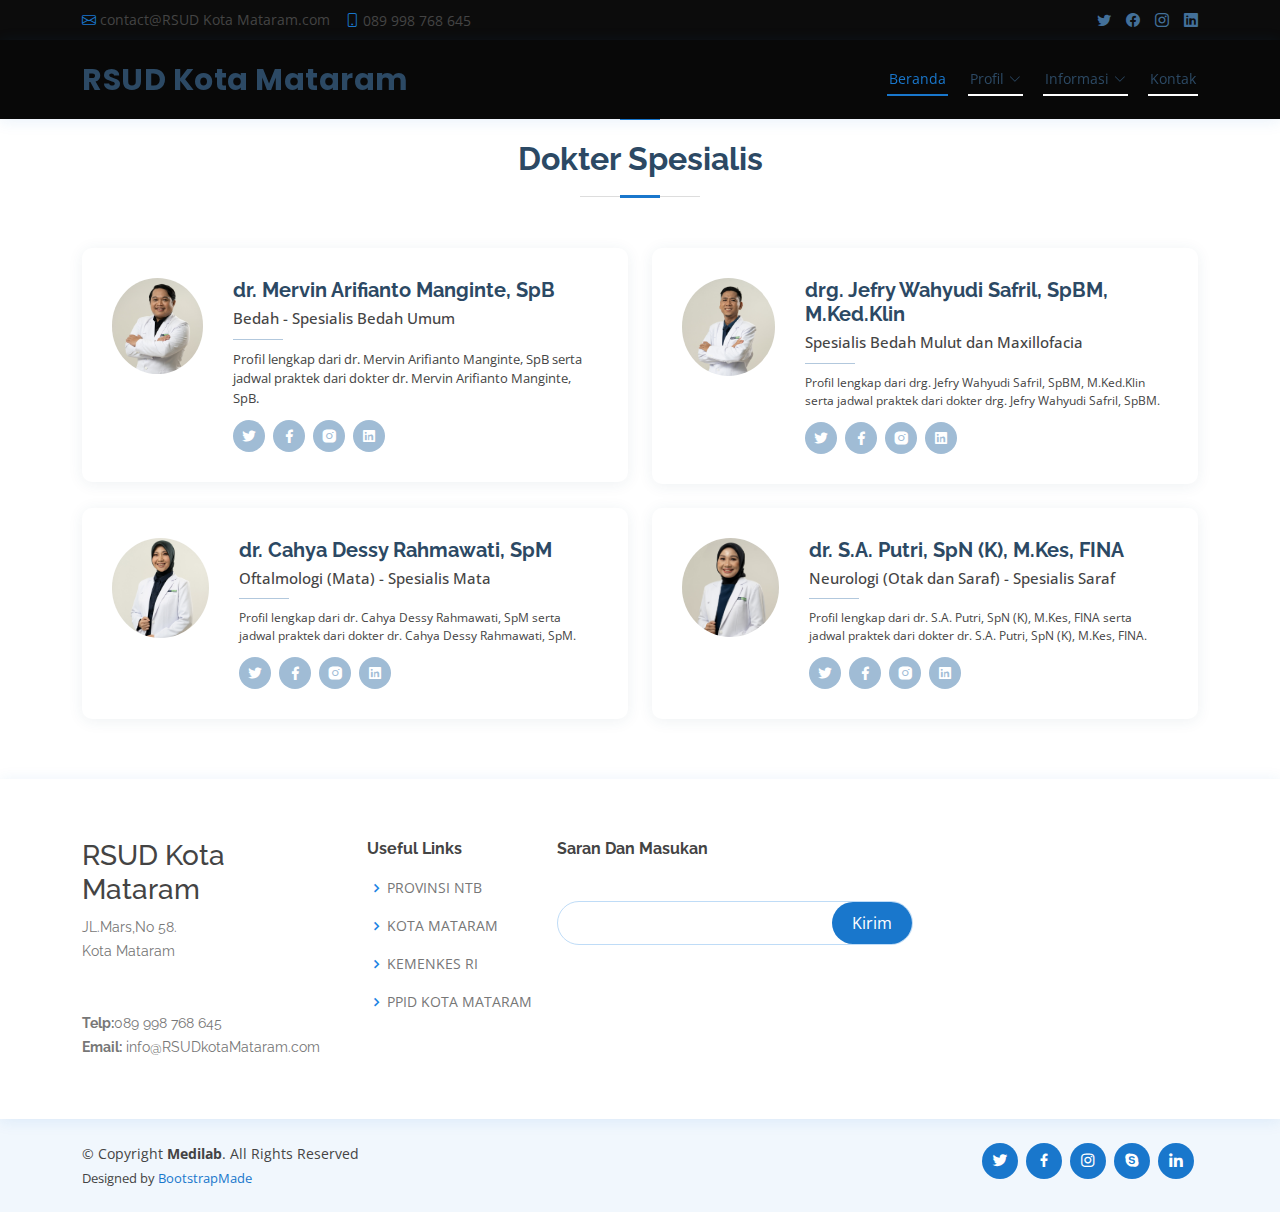
<file: dokter.html>
<!DOCTYPE html>
<html lang="en">

<head>
  <meta charset="utf-8">
  <meta content="width=device-width, initial-scale=1.0" name="viewport">

  <title>Medilab Bootstrap Template - Index</title>
  <meta content="" name="description">
  <meta content="" name="keywords">

  <!-- Favicons -->
  <link href="assets/img/favicon.png" rel="icon">
  <link href="assets/img/apple-touch-icon.png" rel="apple-touch-icon">

  <!-- Google Fonts -->
  <link href="https://fonts.googleapis.com/css?family=Open+Sans:300,300i,400,400i,600,600i,700,700i|Raleway:300,300i,400,400i,500,500i,600,600i,700,700i|Poppins:300,300i,400,400i,500,500i,600,600i,700,700i" rel="stylesheet">

  <!-- Vendor CSS Files -->
  <link href="assets/vendor/fontawesome-free/css/all.min.css" rel="stylesheet">
  <link href="assets/vendor/animate.css/animate.min.css" rel="stylesheet">
  <link href="assets/vendor/bootstrap/css/bootstrap.min.css" rel="stylesheet">
  <link href="assets/vendor/bootstrap-icons/bootstrap-icons.css" rel="stylesheet">
  <link href="assets/vendor/boxicons/css/boxicons.min.css" rel="stylesheet">
  <link href="assets/vendor/glightbox/css/glightbox.min.css" rel="stylesheet">
  <link href="assets/vendor/remixicon/remixicon.css" rel="stylesheet">
  <link href="assets/vendor/swiper/swiper-bundle.min.css" rel="stylesheet">

  <!-- Template Main CSS File -->
  <link href="assets/css/style.css" rel="stylesheet">

  <!-- =======================================================
  * Template Name: Medilab - v4.10.0
  * Template URL: https://bootstrapmade.com/medilab-free-medical-bootstrap-theme/
  * Author: BootstrapMade.com
  * License: https://bootstrapmade.com/license/
  ======================================================== -->
</head>

<body>

  <!-- ======= Top Bar ======= -->
  <div id="topbar" class="d-flex align-items-center fixed-top">
    <div class="container d-flex justify-content-between">
      <div class="contact-info d-flex align-items-center">
        <i class="bi bi-envelope"></i> <a href="mailto:contact@example.com">contact@RSUD Kota Mataram.com</a>
        <i class="bi bi-phone"></i> 089 998 768 645
      </div>
      <div class="d-none d-lg-flex social-links align-items-center">
        <a href="#" class="twitter"><i class="bi bi-twitter"></i></a>
        <a href="#" class="facebook"><i class="bi bi-facebook"></i></a>
        <a href="#" class="instagram"><i class="bi bi-instagram"></i></a>
        <a href="#" class="linkedin"><i class="bi bi-linkedin"></i></i></a>
      </div>
    </div>
  </div>

  <!-- ======= Header ======= -->
  <header id="header" class="fixed-top">
    <div class="container d-flex align-items-center">

      <h1 class="logo me-auto"><a href="index.html">RSUD Kota Mataram</a></h1>
      <!-- Uncomment below if you prefer to use an image logo -->
      <!-- <a href="index.html" class="logo me-auto"><img src="assets/img/logo.png" alt="" class="img-fluid"></a>-->

      <nav id="navbar" class="navbar order-last order-lg-0">
        <ul>
          <li><a class="nav-link scrollto active" href="beranda.html">Beranda</a></li>
          <li class="dropdown"><a href="#"><span>Profil</span> <i class="bi bi-chevron-down"></i></a>
            <ul>
          <li><a class="nav-link scrollto" href="tentang.html">Tentang</a></li>
          <li><a class="nav-link scrollto" href="dokter.html">Dokter Spesialis</a></li>
            </ul>
            <li class="dropdown"><a href="#"><span>Informasi</span> <i class="bi bi-chevron-down"></i></a>
              <ul>
          <li><a class="nav-link scrollto" href="visi&misi.html">Visi & Misi</a></li>
          <li><a class="nav-link scrollto" href="foto.html">Foto</a></li>
              </ul>
          <li><a class="nav-link scrollto" href="kontak.html">Kontak</a></li>
        </ul>
        <i class="bi bi-list mobile-nav-toggle"></i>
      </nav><!-- .navbar -->

      

    </div>
  </header><!-- End Header -->
  
  <!-- ======= Doctors Section ======= -->
  <section id="doctors" class="doctors">
    <div class="container">

      <div class="section-title">
        <h2></h2>
        <h2></h2>
        <h2>Dokter Spesialis</h2>
        <p></p>
      </div>

      <div class="row">

        <div class="col-lg-6">
          <div class="member d-flex align-items-start">
            <div class="pic"><img src="assets/img/doctors/21.jpg" class="img-fluid" alt=""></div>
            <div class="member-info">
              <h4>dr. Mervin Arifianto Manginte, SpB</h4>
              <span>Bedah - Spesialis Bedah Umum</span>
              <p style="font-size: 13px;">Profil lengkap dari dr. Mervin Arifianto Manginte, SpB serta jadwal praktek dari dokter dr. Mervin Arifianto Manginte, SpB. </p>
              <div class="social">
                <a href=""><i class="ri-twitter-fill"></i></a>
                <a href=""><i class="ri-facebook-fill"></i></a>
                <a href=""><i class="ri-instagram-fill"></i></a>
                <a href=""> <i class="ri-linkedin-box-fill"></i> </a>
              </div>
            </div>
          </div>
        </div>


        <div class="col-lg-6 mt-4 mt-lg-0">
          <div class="member d-flex align-items-start">
            <div class="pic"><img src="assets/img/doctors/22.jpg" class="img-fluid" alt=""></div>
            <div class="member-info">
              <h4>drg. Jefry Wahyudi Safril, SpBM, M.Ked.Klin</h4>
              <span>Spesialis Bedah Mulut dan Maxillofacia</span>
              <p style="font-size: 12px;">Profil lengkap dari drg. Jefry Wahyudi Safril, SpBM, M.Ked.Klin serta jadwal praktek dari dokter drg. Jefry Wahyudi Safril, SpBM.</p>
              <div class="social">
                <a href=""><i class="ri-twitter-fill"></i></a>
                <a href=""><i class="ri-facebook-fill"></i></a>
                <a href=""><i class="ri-instagram-fill"></i></a>
                <a href=""> <i class="ri-linkedin-box-fill"></i> </a>
              </div>
            </div>
          </div>
        </div>

        

        <div class="col-lg-6 mt-4">
          <div class="member d-flex align-items-start">
            <div class="pic"><img src="assets/img/doctors/23.jpg" class="img-fluid" alt=""></div>
            <div class="member-info">
              <h4>dr. Cahya Dessy Rahmawati, SpM</h4>
              <span>Oftalmologi (Mata) - Spesialis Mata</span>
              <p style="font-size: 12px;">Profil lengkap dari dr. Cahya Dessy Rahmawati, SpM serta jadwal praktek dari dokter dr. Cahya Dessy Rahmawati, SpM.</p>
              <div class="social">
                <a href=""><i class="ri-twitter-fill"></i></a>
                <a href=""><i class="ri-facebook-fill"></i></a>
                <a href=""><i class="ri-instagram-fill"></i></a>
                <a href=""> <i class="ri-linkedin-box-fill"></i> </a>
              </div>
            </div>
          </div>
        </div>

        <div class="col-lg-6 mt-4">
          <div class="member d-flex align-items-start">
            <div class="pic"><img src="assets/img/doctors/otak.jpg" class="img-fluid" alt=""></div>
            <div class="member-info">
              <h4>dr. S.A. Putri, SpN (K), M.Kes, FINA</h4>
              <span>Neurologi (Otak dan Saraf) - Spesialis Saraf</span>
              <p style="font-size: 12px;">Profil lengkap dari dr. S.A. Putri, SpN (K), M.Kes, FINA serta jadwal praktek dari dokter dr. S.A. Putri, SpN (K), M.Kes, FINA. </p>
              <div class="social">
                <a href=""><i class="ri-twitter-fill"></i></a>
                <a href=""><i class="ri-facebook-fill"></i></a>
                <a href=""><i class="ri-instagram-fill"></i></a>
                <a href=""> <i class="ri-linkedin-box-fill"></i> </a>
              </div>
            </div>
          </div>
        </div>

      </div>

    </div>
  </section><!-- End Doctors Section -->

 <!-- ======= Footer ======= -->
 <footer id="footer">

  <div class="footer-top">
    <div class="container">
      <div class="row">

        <div class="col-lg-3 col-md-6 footer-contact">
          <h3>RSUD Kota Mataram</h3>
          <p>
            JL.Mars,No 58.<br>
            Kota Mataram <br>
            <br><br>
            <strong>Telp:</strong>089 998 768 645<br>
            <strong>Email:</strong> info@RSUDkotaMataram.com<br>
          </p>
        </div>

        <div class="col-lg-2 col-md-6 footer-links">
          <h4>Useful Links</h4>
          <ul>
            <li><i class="bx bx-chevron-right"></i> <a href="#">PROVINSI NTB</a></li>
            <li><i class="bx bx-chevron-right"></i> <a href="#">KOTA MATARAM</a></li>
            <li><i class="bx bx-chevron-right"></i> <a href="#">KEMENKES RI</a></li>
            <li><i class="bx bx-chevron-right"></i> <a href="#">PPID KOTA MATARAM</a></li>
          </ul>
        </div>

        
        <div class="col-lg-4 col-md-6 footer-newsletter">
          <h4>Saran Dan Masukan</h4>
          <form action="" method="post">
            <input type="email" name="email"><input type="submit" value="Kirim">
          </form>
        </div>

      </div>
    </div>
  </div>

  <div class="container d-md-flex py-4">

    <div class="me-md-auto text-center text-md-start">
      <div class="copyright">
        &copy; Copyright <strong><span>Medilab</span></strong>. All Rights Reserved
      </div>
      <div class="credits">
        <!-- All the links in the footer should remain intact. -->
        <!-- You can delete the links only if you purchased the pro version. -->
        <!-- Licensing information: https://bootstrapmade.com/license/ -->
        <!-- Purchase the pro version with working PHP/AJAX contact form: https://bootstrapmade.com/medilab-free-medical-bootstrap-theme/ -->
        Designed by <a href="https://bootstrapmade.com/">BootstrapMade</a>
      </div>
    </div>
    <div class="social-links text-center text-md-right pt-3 pt-md-0">
      <a href="#" class="twitter"><i class="bx bxl-twitter"></i></a>
      <a href="#" class="facebook"><i class="bx bxl-facebook"></i></a>
      <a href="#" class="instagram"><i class="bx bxl-instagram"></i></a>
      <a href="#" class="google-plus"><i class="bx bxl-skype"></i></a>
      <a href="#" class="linkedin"><i class="bx bxl-linkedin"></i></a>
    </div>
  </div>
</footer><!-- End Footer -->


  <div id="preloader"></div>
      <a href="#" class="back-to-top d-flex align-items-center justify-content-center"><i class="bi bi-arrow-up-short"></i></a>
    
      <!-- Vendor JS Files -->
      <script src="assets/vendor/purecounter/purecounter_vanilla.js"></script>
      <script src="assets/vendor/bootstrap/js/bootstrap.bundle.min.js"></script>
      <script src="assets/vendor/glightbox/js/glightbox.min.js"></script>
      <script src="assets/vendor/swiper/swiper-bundle.min.js"></script>
      <script src="assets/vendor/php-email-form/validate.js"></script>
    
      <!-- Template Main JS File -->
      <script src="assets/js/main.js"></script>
    
    </body>
    
    </html>
</file>
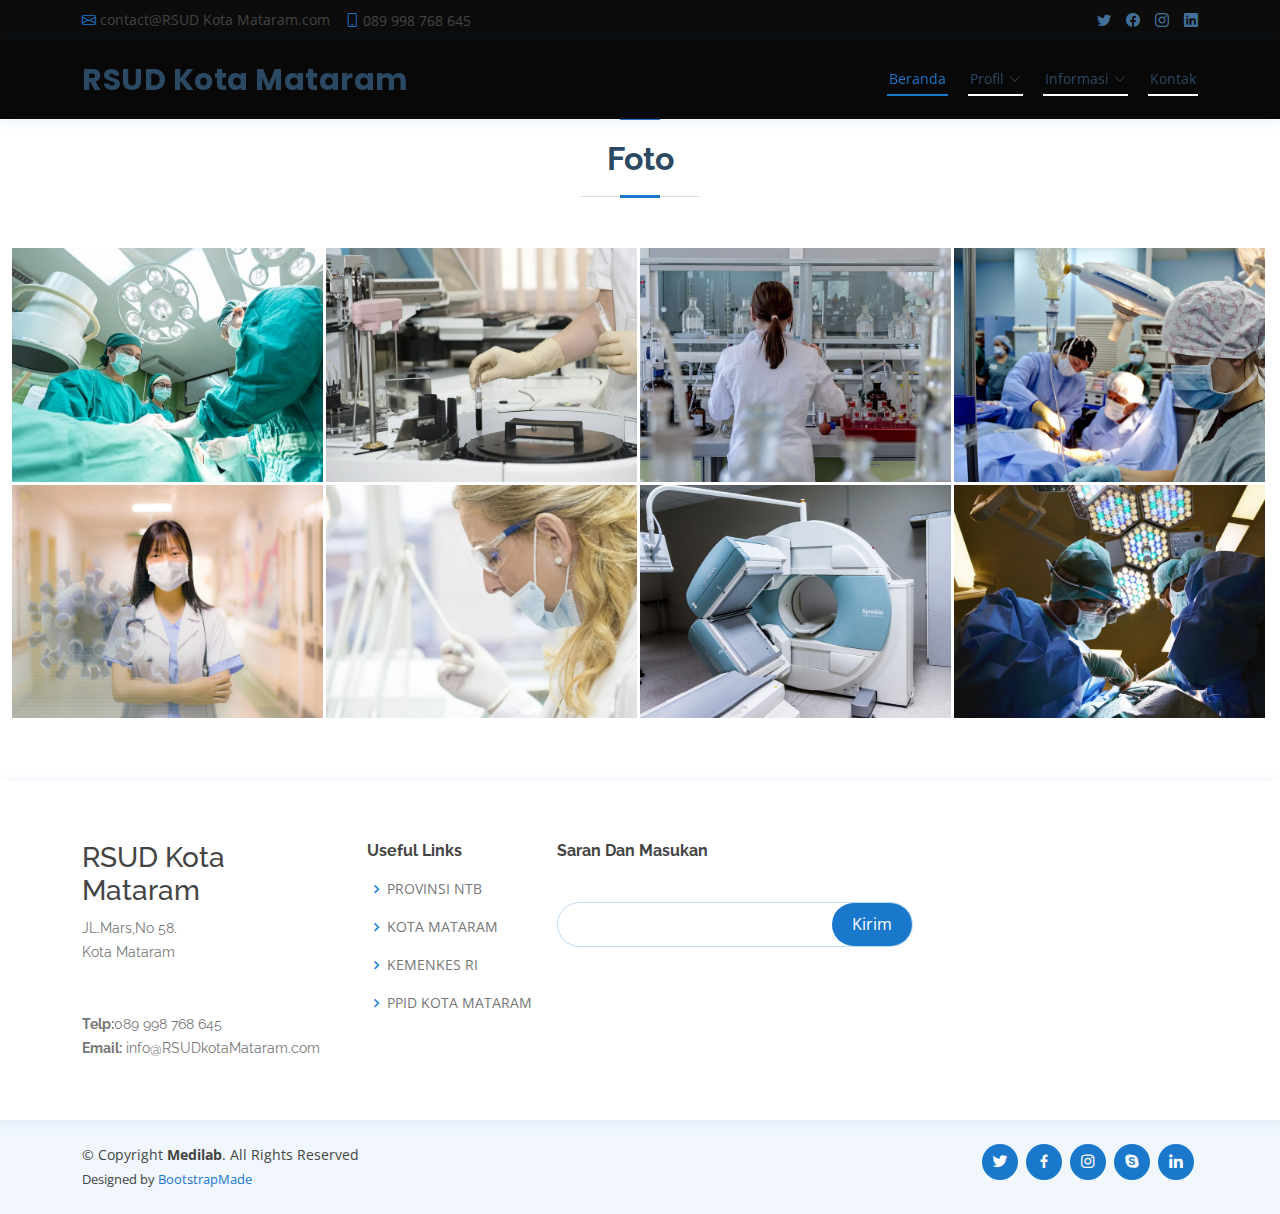
<file: foto.html>
<!DOCTYPE html>
<html lang="en">

<head>
  <meta charset="utf-8">
  <meta content="width=device-width, initial-scale=1.0" name="viewport">

  <title>Medilab Bootstrap Template - Index</title>
  <meta content="" name="description">
  <meta content="" name="keywords">

  <!-- Favicons -->
  <link href="assets/img/favicon.png" rel="icon">
  <link href="assets/img/apple-touch-icon.png" rel="apple-touch-icon">

  <!-- Google Fonts -->
  <link href="https://fonts.googleapis.com/css?family=Open+Sans:300,300i,400,400i,600,600i,700,700i|Raleway:300,300i,400,400i,500,500i,600,600i,700,700i|Poppins:300,300i,400,400i,500,500i,600,600i,700,700i" rel="stylesheet">

  <!-- Vendor CSS Files -->
  <link href="assets/vendor/fontawesome-free/css/all.min.css" rel="stylesheet">
  <link href="assets/vendor/animate.css/animate.min.css" rel="stylesheet">
  <link href="assets/vendor/bootstrap/css/bootstrap.min.css" rel="stylesheet">
  <link href="assets/vendor/bootstrap-icons/bootstrap-icons.css" rel="stylesheet">
  <link href="assets/vendor/boxicons/css/boxicons.min.css" rel="stylesheet">
  <link href="assets/vendor/glightbox/css/glightbox.min.css" rel="stylesheet">
  <link href="assets/vendor/remixicon/remixicon.css" rel="stylesheet">
  <link href="assets/vendor/swiper/swiper-bundle.min.css" rel="stylesheet">

  <!-- Template Main CSS File -->
  <link href="assets/css/style.css" rel="stylesheet">

  <!-- =======================================================
  * Template Name: Medilab - v4.10.0
  * Template URL: https://bootstrapmade.com/medilab-free-medical-bootstrap-theme/
  * Author: BootstrapMade.com
  * License: https://bootstrapmade.com/license/
  ======================================================== -->
</head>

<body>

  <!-- ======= Top Bar ======= -->
  <div id="topbar" class="d-flex align-items-center fixed-top">
    <div class="container d-flex justify-content-between">
      <div class="contact-info d-flex align-items-center">
        <i class="bi bi-envelope"></i> <a href="mailto:contact@example.com">contact@RSUD Kota Mataram.com</a>
        <i class="bi bi-phone"></i> 089 998 768 645
      </div>
      <div class="d-none d-lg-flex social-links align-items-center">
        <a href="#" class="twitter"><i class="bi bi-twitter"></i></a>
        <a href="#" class="facebook"><i class="bi bi-facebook"></i></a>
        <a href="#" class="instagram"><i class="bi bi-instagram"></i></a>
        <a href="#" class="linkedin"><i class="bi bi-linkedin"></i></i></a>
      </div>
    </div>
  </div>

  <!-- ======= Header ======= -->
  <header id="header" class="fixed-top">
    <div class="container d-flex align-items-center">

      <h1 class="logo me-auto"><a href="index.html">RSUD Kota Mataram</a></h1>
      <!-- Uncomment below if you prefer to use an image logo -->
      <!-- <a href="index.html" class="logo me-auto"><img src="assets/img/logo.png" alt="" class="img-fluid"></a>-->

      <nav id="navbar" class="navbar order-last order-lg-0">
        <ul>
          <li><a class="nav-link scrollto active" href="beranda.html">Beranda</a></li>
          <li class="dropdown"><a href="#"><span>Profil</span> <i class="bi bi-chevron-down"></i></a>
            <ul>
          <li><a class="nav-link scrollto" href="tentang.html">Tentang</a></li>
          <li><a class="nav-link scrollto" href="dokter.html">Dokter Spesialis</a></li>
            </ul>
            <li class="dropdown"><a href="#"><span>Informasi</span> <i class="bi bi-chevron-down"></i></a>
              <ul>
          <li><a class="nav-link scrollto" href="visi&misi.html">Visi & Misi</a></li>
          <li><a class="nav-link scrollto" href="foto.html">Foto</a></li>
              </ul>
          <li><a class="nav-link scrollto" href="kontak.html">Kontak</a></li>
        </ul>
        <i class="bi bi-list mobile-nav-toggle"></i>
      </nav><!-- .navbar -->

      

    </div>
  </header><!-- End Header -->
    
    <!-- ======= Gallery Section ======= -->
    <section id="gallery" class="gallery">
        <div class="container">
  
          <div class="section-title">
            <h2></h2>
            <h2></h2>
            <h2>Foto</h2>
            <p></p>
          </div>
        </div>
  
        <div class="container-fluid">
          <div class="row g-0">
  
            <div class="col-lg-3 col-md-4">
              <div class="gallery-item">
                <a href="assets/img/gallery/gallery-1.jpg" class="galelry-lightbox">
                  <img src="assets/img/gallery/gallery-1.jpg" alt="" class="img-fluid">
                </a>
              </div>
            </div>
  
            <div class="col-lg-3 col-md-4">
              <div class="gallery-item">
                <a href="assets/img/gallery/gallery-2.jpg" class="galelry-lightbox">
                  <img src="assets/img/gallery/gallery-2.jpg" alt="" class="img-fluid">
                </a>
              </div>
            </div>
  
            <div class="col-lg-3 col-md-4">
              <div class="gallery-item">
                <a href="assets/img/gallery/gallery-3.jpg" class="galelry-lightbox">
                  <img src="assets/img/gallery/gallery-3.jpg" alt="" class="img-fluid">
                </a>
              </div>
            </div>
  
            <div class="col-lg-3 col-md-4">
              <div class="gallery-item">
                <a href="assets/img/gallery/gallery-4.jpg" class="galelry-lightbox">
                  <img src="assets/img/gallery/gallery-4.jpg" alt="" class="img-fluid">
                </a>
              </div>
            </div>
  
            <div class="col-lg-3 col-md-4">
              <div class="gallery-item">
                <a href="assets/img/gallery/gallery-5.jpg" class="galelry-lightbox">
                  <img src="assets/img/gallery/gallery-5.jpg" alt="" class="img-fluid">
                </a>
              </div>
            </div>
  
            <div class="col-lg-3 col-md-4">
              <div class="gallery-item">
                <a href="assets/img/gallery/gallery-6.jpg" class="galelry-lightbox">
                  <img src="assets/img/gallery/gallery-6.jpg" alt="" class="img-fluid">
                </a>
              </div>
            </div>
  
            <div class="col-lg-3 col-md-4">
              <div class="gallery-item">
                <a href="assets/img/gallery/gallery-7.jpg" class="galelry-lightbox">
                  <img src="assets/img/gallery/gallery-7.jpg" alt="" class="img-fluid">
                </a>
              </div>
            </div>
  
            <div class="col-lg-3 col-md-4">
              <div class="gallery-item">
                <a href="assets/img/gallery/gallery-8.jpg" class="galelry-lightbox">
                  <img src="assets/img/gallery/gallery-8.jpg" alt="" class="img-fluid">
                </a>
              </div>
            </div>
  
          </div>
  
        </div>
      </section><!-- End Gallery Section -->

<!-- ======= Footer ======= -->
<footer id="footer">

  <div class="footer-top">
    <div class="container">
      <div class="row">

        <div class="col-lg-3 col-md-6 footer-contact">
          <h3>RSUD Kota Mataram</h3>
          <p>
            JL.Mars,No 58.<br>
            Kota Mataram <br>
            <br><br>
            <strong>Telp:</strong>089 998 768 645<br>
            <strong>Email:</strong> info@RSUDkotaMataram.com<br>
          </p>
        </div>

        <div class="col-lg-2 col-md-6 footer-links">
          <h4>Useful Links</h4>
          <ul>
            <li><i class="bx bx-chevron-right"></i> <a href="#">PROVINSI NTB</a></li>
            <li><i class="bx bx-chevron-right"></i> <a href="#">KOTA MATARAM</a></li>
            <li><i class="bx bx-chevron-right"></i> <a href="#">KEMENKES RI</a></li>
            <li><i class="bx bx-chevron-right"></i> <a href="#">PPID KOTA MATARAM</a></li>
          </ul>
        </div>

        
        <div class="col-lg-4 col-md-6 footer-newsletter">
          <h4>Saran Dan Masukan</h4>
          <form action="" method="post">
            <input type="email" name="email"><input type="submit" value="Kirim">
          </form>
        </div>

      </div>
    </div>
  </div>

  <div class="container d-md-flex py-4">

    <div class="me-md-auto text-center text-md-start">
      <div class="copyright">
        &copy; Copyright <strong><span>Medilab</span></strong>. All Rights Reserved
      </div>
      <div class="credits">
        <!-- All the links in the footer should remain intact. -->
        <!-- You can delete the links only if you purchased the pro version. -->
        <!-- Licensing information: https://bootstrapmade.com/license/ -->
        <!-- Purchase the pro version with working PHP/AJAX contact form: https://bootstrapmade.com/medilab-free-medical-bootstrap-theme/ -->
        Designed by <a href="https://bootstrapmade.com/">BootstrapMade</a>
      </div>
    </div>
    <div class="social-links text-center text-md-right pt-3 pt-md-0">
      <a href="#" class="twitter"><i class="bx bxl-twitter"></i></a>
      <a href="#" class="facebook"><i class="bx bxl-facebook"></i></a>
      <a href="#" class="instagram"><i class="bx bxl-instagram"></i></a>
      <a href="#" class="google-plus"><i class="bx bxl-skype"></i></a>
      <a href="#" class="linkedin"><i class="bx bxl-linkedin"></i></a>
    </div>
  </div>
</footer><!-- End Footer -->


      <div id="preloader"></div>
<a href="#" class="back-to-top d-flex align-items-center justify-content-center"><i class="bi bi-arrow-up-short"></i></a>

<!-- Vendor JS Files -->
<script src="assets/vendor/purecounter/purecounter_vanilla.js"></script>
<script src="assets/vendor/bootstrap/js/bootstrap.bundle.min.js"></script>
<script src="assets/vendor/glightbox/js/glightbox.min.js"></script>
<script src="assets/vendor/swiper/swiper-bundle.min.js"></script>
<script src="assets/vendor/php-email-form/validate.js"></script>

<!-- Template Main JS File -->
<script src="assets/js/main.js"></script>

</body>

</html>
</file>
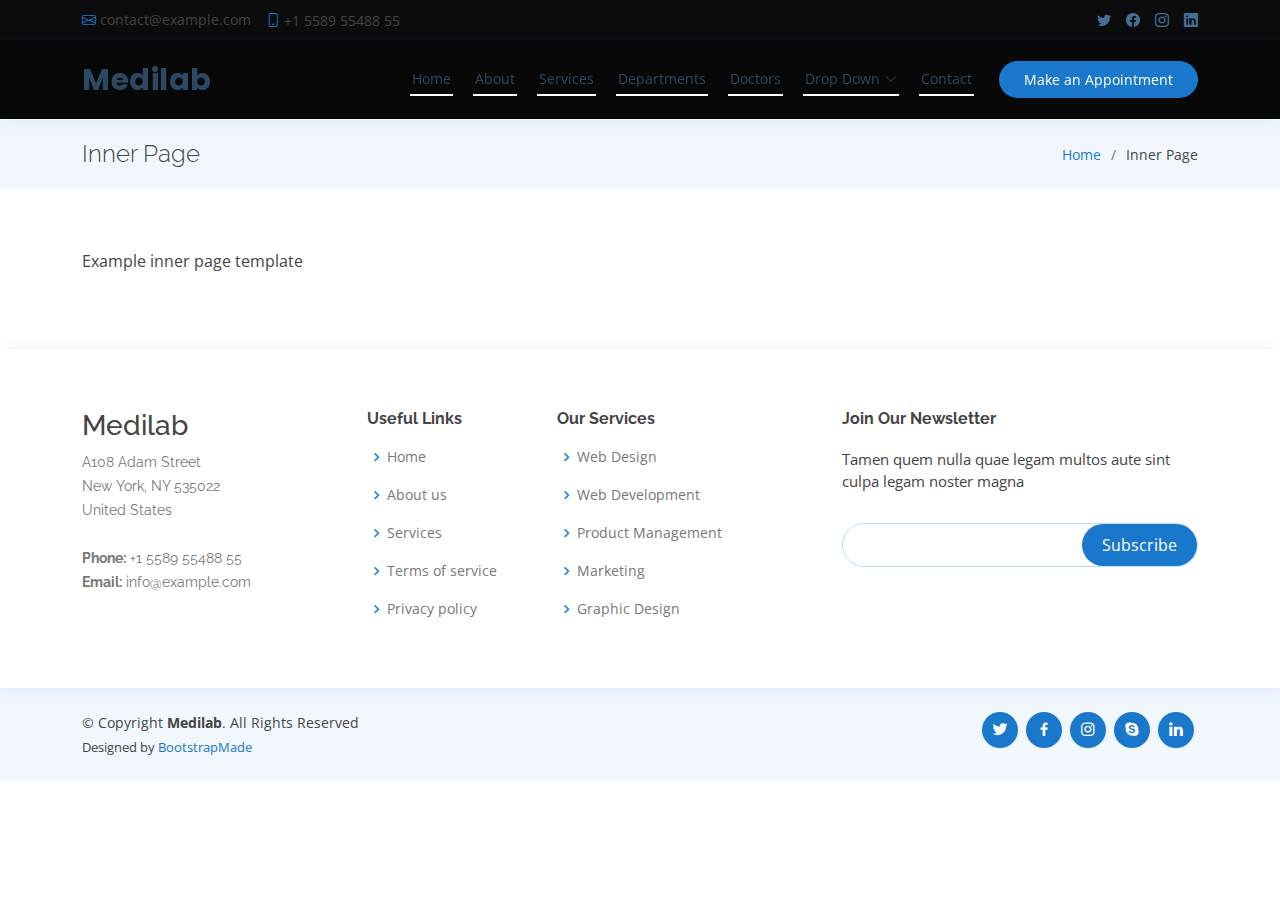
<file: inner-page.html>
<!DOCTYPE html>
<html lang="en">

<head>
  <meta charset="utf-8">
  <meta content="width=device-width, initial-scale=1.0" name="viewport">

  <title>Inner Page - Medilab Bootstrap Template</title>
  <meta content="" name="description">
  <meta content="" name="keywords">

  <!-- Favicons -->
  <link href="assets/img/favicon.png" rel="icon">
  <link href="assets/img/apple-touch-icon.png" rel="apple-touch-icon">

  <!-- Google Fonts -->
  <link href="https://fonts.googleapis.com/css?family=Open+Sans:300,300i,400,400i,600,600i,700,700i|Raleway:300,300i,400,400i,500,500i,600,600i,700,700i|Poppins:300,300i,400,400i,500,500i,600,600i,700,700i" rel="stylesheet">

  <!-- Vendor CSS Files -->
  <link href="assets/vendor/fontawesome-free/css/all.min.css" rel="stylesheet">
  <link href="assets/vendor/animate.css/animate.min.css" rel="stylesheet">
  <link href="assets/vendor/bootstrap/css/bootstrap.min.css" rel="stylesheet">
  <link href="assets/vendor/bootstrap-icons/bootstrap-icons.css" rel="stylesheet">
  <link href="assets/vendor/boxicons/css/boxicons.min.css" rel="stylesheet">
  <link href="assets/vendor/glightbox/css/glightbox.min.css" rel="stylesheet">
  <link href="assets/vendor/remixicon/remixicon.css" rel="stylesheet">
  <link href="assets/vendor/swiper/swiper-bundle.min.css" rel="stylesheet">

  <!-- Template Main CSS File -->
  <link href="assets/css/style.css" rel="stylesheet">

  <!-- =======================================================
  * Template Name: Medilab - v4.10.0
  * Template URL: https://bootstrapmade.com/medilab-free-medical-bootstrap-theme/
  * Author: BootstrapMade.com
  * License: https://bootstrapmade.com/license/
  ======================================================== -->
</head>

<body>

  <!-- ======= Top Bar ======= -->
  <div id="topbar" class="d-flex align-items-center fixed-top">
    <div class="container d-flex justify-content-between">
      <div class="contact-info d-flex align-items-center">
        <i class="bi bi-envelope"></i> <a href="mailto:contact@example.com">contact@example.com</a>
        <i class="bi bi-phone"></i> +1 5589 55488 55
      </div>
      <div class="d-none d-lg-flex social-links align-items-center">
        <a href="#" class="twitter"><i class="bi bi-twitter"></i></a>
        <a href="#" class="facebook"><i class="bi bi-facebook"></i></a>
        <a href="#" class="instagram"><i class="bi bi-instagram"></i></a>
        <a href="#" class="linkedin"><i class="bi bi-linkedin"></i></i></a>
      </div>
    </div>
  </div>

  <!-- ======= Header ======= -->
  <header id="header" class="fixed-top">
    <div class="container d-flex align-items-center">

      <h1 class="logo me-auto"><a href="index.html">Medilab</a></h1>
      <!-- Uncomment below if you prefer to use an image logo -->
      <!-- <a href="index.html" class="logo me-auto"><img src="assets/img/logo.png" alt="" class="img-fluid"></a>-->

      <nav id="navbar" class="navbar order-last order-lg-0">
        <ul>
          <li><a class="nav-link scrollto " href="#hero">Home</a></li>
          <li><a class="nav-link scrollto" href="#about">About</a></li>
          <li><a class="nav-link scrollto" href="#services">Services</a></li>
          <li><a class="nav-link scrollto" href="#departments">Departments</a></li>
          <li><a class="nav-link scrollto" href="#doctors">Doctors</a></li>
          <li class="dropdown"><a href="#"><span>Drop Down</span> <i class="bi bi-chevron-down"></i></a>
            <ul>
              <li><a href="#">Drop Down 1</a></li>
              <li class="dropdown"><a href="#"><span>Deep Drop Down</span> <i class="bi bi-chevron-right"></i></a>
                <ul>
                  <li><a href="#">Deep Drop Down 1</a></li>
                  <li><a href="#">Deep Drop Down 2</a></li>
                  <li><a href="#">Deep Drop Down 3</a></li>
                  <li><a href="#">Deep Drop Down 4</a></li>
                  <li><a href="#">Deep Drop Down 5</a></li>
                </ul>
              </li>
              <li><a href="#">Drop Down 2</a></li>
              <li><a href="#">Drop Down 3</a></li>
              <li><a href="#">Drop Down 4</a></li>
            </ul>
          </li>
          <li><a class="nav-link scrollto" href="#contact">Contact</a></li>
        </ul>
        <i class="bi bi-list mobile-nav-toggle"></i>
      </nav><!-- .navbar -->

      <a href="#appointment" class="appointment-btn scrollto"><span class="d-none d-md-inline">Make an</span> Appointment</a>

    </div>
  </header><!-- End Header -->

  <main id="main">

    <!-- ======= Breadcrumbs Section ======= -->
    <section class="breadcrumbs">
      <div class="container">

        <div class="d-flex justify-content-between align-items-center">
          <h2>Inner Page</h2>
          <ol>
            <li><a href="index.html">Home</a></li>
            <li>Inner Page</li>
          </ol>
        </div>

      </div>
    </section><!-- End Breadcrumbs Section -->

    <section class="inner-page">
      <div class="container">
        <p>
          Example inner page template
        </p>
      </div>
    </section>

  </main><!-- End #main -->

  <!-- ======= Footer ======= -->
  <footer id="footer">

    <div class="footer-top">
      <div class="container">
        <div class="row">

          <div class="col-lg-3 col-md-6 footer-contact">
            <h3>Medilab</h3>
            <p>
              A108 Adam Street <br>
              New York, NY 535022<br>
              United States <br><br>
              <strong>Phone:</strong> +1 5589 55488 55<br>
              <strong>Email:</strong> info@example.com<br>
            </p>
          </div>

          <div class="col-lg-2 col-md-6 footer-links">
            <h4>Useful Links</h4>
            <ul>
              <li><i class="bx bx-chevron-right"></i> <a href="#">Home</a></li>
              <li><i class="bx bx-chevron-right"></i> <a href="#">About us</a></li>
              <li><i class="bx bx-chevron-right"></i> <a href="#">Services</a></li>
              <li><i class="bx bx-chevron-right"></i> <a href="#">Terms of service</a></li>
              <li><i class="bx bx-chevron-right"></i> <a href="#">Privacy policy</a></li>
            </ul>
          </div>

          <div class="col-lg-3 col-md-6 footer-links">
            <h4>Our Services</h4>
            <ul>
              <li><i class="bx bx-chevron-right"></i> <a href="#">Web Design</a></li>
              <li><i class="bx bx-chevron-right"></i> <a href="#">Web Development</a></li>
              <li><i class="bx bx-chevron-right"></i> <a href="#">Product Management</a></li>
              <li><i class="bx bx-chevron-right"></i> <a href="#">Marketing</a></li>
              <li><i class="bx bx-chevron-right"></i> <a href="#">Graphic Design</a></li>
            </ul>
          </div>

          <div class="col-lg-4 col-md-6 footer-newsletter">
            <h4>Join Our Newsletter</h4>
            <p>Tamen quem nulla quae legam multos aute sint culpa legam noster magna</p>
            <form action="" method="post">
              <input type="email" name="email"><input type="submit" value="Subscribe">
            </form>
          </div>

        </div>
      </div>
    </div>

    <div class="container d-md-flex py-4">

      <div class="me-md-auto text-center text-md-start">
        <div class="copyright">
          &copy; Copyright <strong><span>Medilab</span></strong>. All Rights Reserved
        </div>
        <div class="credits">
          <!-- All the links in the footer should remain intact. -->
          <!-- You can delete the links only if you purchased the pro version. -->
          <!-- Licensing information: https://bootstrapmade.com/license/ -->
          <!-- Purchase the pro version with working PHP/AJAX contact form: https://bootstrapmade.com/medilab-free-medical-bootstrap-theme/ -->
          Designed by <a href="https://bootstrapmade.com/">BootstrapMade</a>
        </div>
      </div>
      <div class="social-links text-center text-md-right pt-3 pt-md-0">
        <a href="#" class="twitter"><i class="bx bxl-twitter"></i></a>
        <a href="#" class="facebook"><i class="bx bxl-facebook"></i></a>
        <a href="#" class="instagram"><i class="bx bxl-instagram"></i></a>
        <a href="#" class="google-plus"><i class="bx bxl-skype"></i></a>
        <a href="#" class="linkedin"><i class="bx bxl-linkedin"></i></a>
      </div>
    </div>
  </footer><!-- End Footer -->

  <div id="preloader"></div>
  <a href="#" class="back-to-top d-flex align-items-center justify-content-center"><i class="bi bi-arrow-up-short"></i></a>

  <!-- Vendor JS Files -->
  <script src="assets/vendor/purecounter/purecounter_vanilla.js"></script>
  <script src="assets/vendor/bootstrap/js/bootstrap.bundle.min.js"></script>
  <script src="assets/vendor/glightbox/js/glightbox.min.js"></script>
  <script src="assets/vendor/swiper/swiper-bundle.min.js"></script>
  <script src="assets/vendor/php-email-form/validate.js"></script>

  <!-- Template Main JS File -->
  <script src="assets/js/main.js"></script>

</body>

</html>
</file>
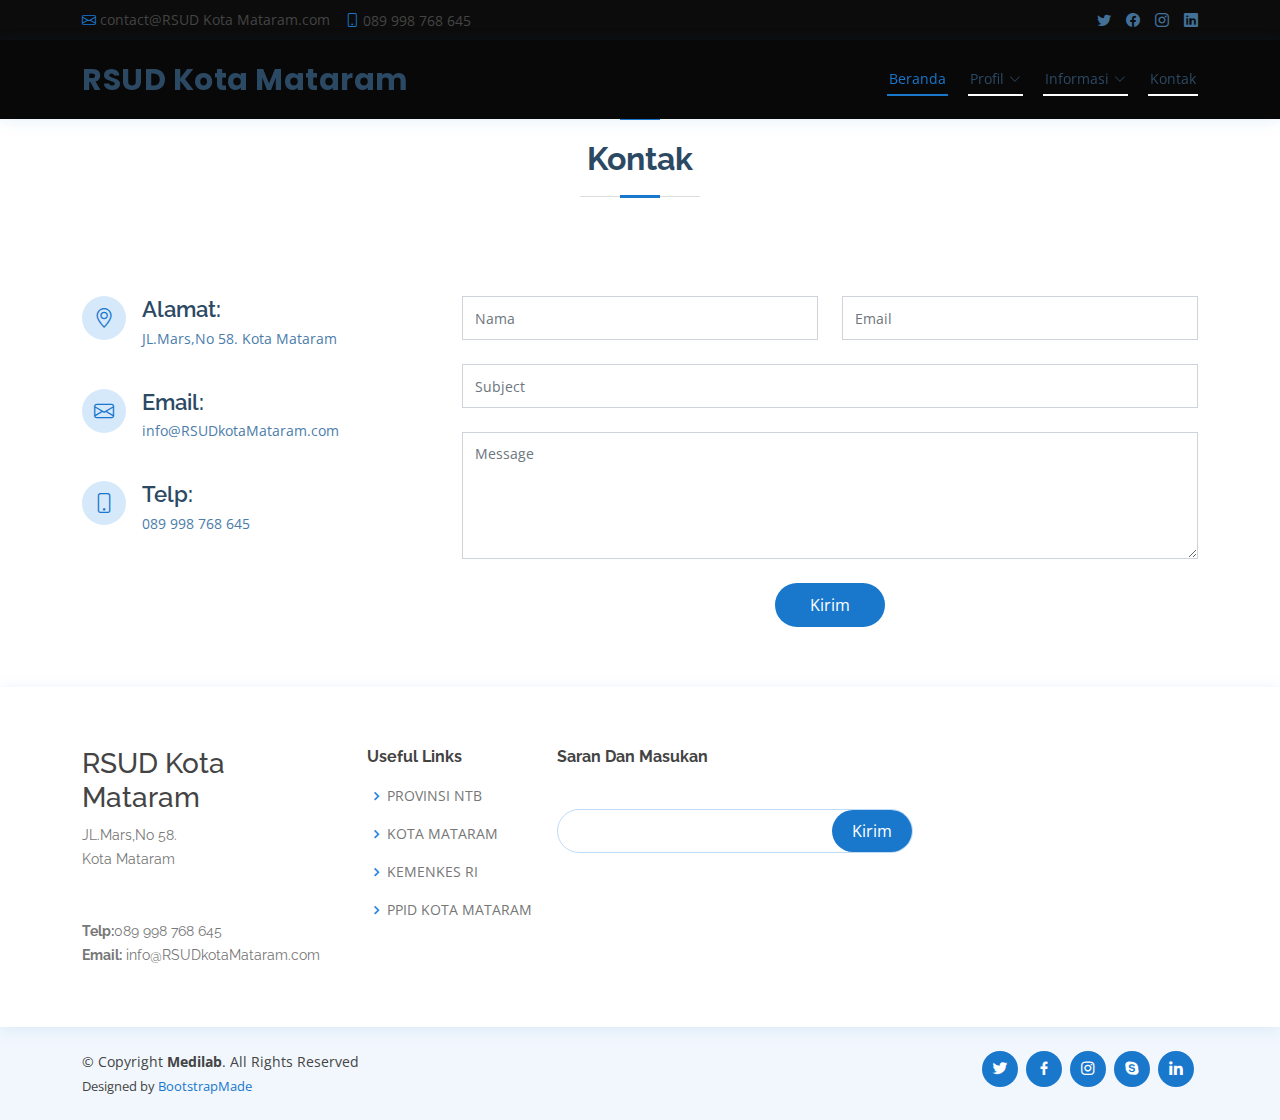
<file: kontak.html>
<!DOCTYPE html>
<html lang="en">

<head>
  <meta charset="utf-8">
  <meta content="width=device-width, initial-scale=1.0" name="viewport">

  <title>Medilab Bootstrap Template - Index</title>
  <meta content="" name="description">
  <meta content="" name="keywords">

  <!-- Favicons -->
  <link href="assets/img/favicon.png" rel="icon">
  <link href="assets/img/apple-touch-icon.png" rel="apple-touch-icon">

  <!-- Google Fonts -->
  <link href="https://fonts.googleapis.com/css?family=Open+Sans:300,300i,400,400i,600,600i,700,700i|Raleway:300,300i,400,400i,500,500i,600,600i,700,700i|Poppins:300,300i,400,400i,500,500i,600,600i,700,700i" rel="stylesheet">

  <!-- Vendor CSS Files -->
  <link href="assets/vendor/fontawesome-free/css/all.min.css" rel="stylesheet">
  <link href="assets/vendor/animate.css/animate.min.css" rel="stylesheet">
  <link href="assets/vendor/bootstrap/css/bootstrap.min.css" rel="stylesheet">
  <link href="assets/vendor/bootstrap-icons/bootstrap-icons.css" rel="stylesheet">
  <link href="assets/vendor/boxicons/css/boxicons.min.css" rel="stylesheet">
  <link href="assets/vendor/glightbox/css/glightbox.min.css" rel="stylesheet">
  <link href="assets/vendor/remixicon/remixicon.css" rel="stylesheet">
  <link href="assets/vendor/swiper/swiper-bundle.min.css" rel="stylesheet">

  <!-- Template Main CSS File -->
  <link href="assets/css/style.css" rel="stylesheet">

  <!-- =======================================================
  * Template Name: Medilab - v4.10.0
  * Template URL: https://bootstrapmade.com/medilab-free-medical-bootstrap-theme/
  * Author: BootstrapMade.com
  * License: https://bootstrapmade.com/license/
  ======================================================== -->
</head>

<body>

  <!-- ======= Top Bar ======= -->
  <div id="topbar" class="d-flex align-items-center fixed-top">
    <div class="container d-flex justify-content-between">
      <div class="contact-info d-flex align-items-center">
        <i class="bi bi-envelope"></i> <a href="mailto:contact@example.com">contact@RSUD Kota Mataram.com</a>
        <i class="bi bi-phone"></i> 089 998 768 645
      </div>
      <div class="d-none d-lg-flex social-links align-items-center">
        <a href="#" class="twitter"><i class="bi bi-twitter"></i></a>
        <a href="#" class="facebook"><i class="bi bi-facebook"></i></a>
        <a href="#" class="instagram"><i class="bi bi-instagram"></i></a>
        <a href="#" class="linkedin"><i class="bi bi-linkedin"></i></i></a>
      </div>
    </div>
  </div>

  <!-- ======= Header ======= -->
  <header id="header" class="fixed-top">
    <div class="container d-flex align-items-center">

      <h1 class="logo me-auto"><a href="index.html">RSUD Kota Mataram</a></h1>
      <!-- Uncomment below if you prefer to use an image logo -->
      <!-- <a href="index.html" class="logo me-auto"><img src="assets/img/logo.png" alt="" class="img-fluid"></a>-->

      <nav id="navbar" class="navbar order-last order-lg-0">
        <ul>
          <li><a class="nav-link scrollto active" href="beranda.html">Beranda</a></li>
          <li class="dropdown"><a href="#"><span>Profil</span> <i class="bi bi-chevron-down"></i></a>
            <ul>
          <li><a class="nav-link scrollto" href="tentang.html">Tentang</a></li>
          <li><a class="nav-link scrollto" href="dokter.html">Dokter Spesialis</a></li>
            </ul>
            <li class="dropdown"><a href="#"><span>Informasi</span> <i class="bi bi-chevron-down"></i></a>
              <ul>
          <li><a class="nav-link scrollto" href="visi&misi.html">Visi & Misi</a></li>
          <li><a class="nav-link scrollto" href="foto.html">Foto</a></li>
              </ul>
          <li><a class="nav-link scrollto" href="kontak.html">Kontak</a></li>
        </ul>
        <i class="bi bi-list mobile-nav-toggle"></i>
      </nav><!-- .navbar -->

      

    </div>
  </header><!-- End Header -->
 
 <!-- ======= Contact Section ======= -->
 <section id="contact" class="contact">
    <div class="container">

      <div class="section-title">
        <h2></h2>
        <h2></h2>
        <h2>Kontak</h2>
        <p></p>
      </div>
    </div>

   
    <div class="container">
      <div class="row mt-5">

        <div class="col-lg-4">
          <div class="info">
            <div class="address">
              <i class="bi bi-geo-alt"></i>
              <h4>Alamat:</h4>
              <p>JL.Mars,No 58. Kota Mataram</p>
            </div>

            <div class="email">
              <i class="bi bi-envelope"></i>
              <h4>Email:</h4>
              <p>info@RSUDkotaMataram.com</p>
            </div>

            <div class="phone">
              <i class="bi bi-phone"></i>
              <h4>Telp:</h4>
              <p>089 998 768 645</p>
            </div>

          </div>

        </div>

        <div class="col-lg-8 mt-5 mt-lg-0">

          <form action="forms/contact.php" method="post" role="form" class="php-email-form">
            <div class="row">
              <div class="col-md-6 form-group">
                <input type="text" name="name" class="form-control" id="name" placeholder="Nama" required>
              </div>
              <div class="col-md-6 form-group mt-3 mt-md-0">
                <input type="email" class="form-control" name="email" id="email" placeholder="Email" required>
              </div>
            </div>
            <div class="form-group mt-3">
              <input type="text" class="form-control" name="subject" id="subject" placeholder="Subject" required>
            </div>
            <div class="form-group mt-3">
              <textarea class="form-control" name="message" rows="5" placeholder="Message" required></textarea>
            </div>
            <div class="my-3">
              <div class="loading">Loading</div>
              <div class="error-message"></div>
              <div class="sent-message">Your message has been sent. Thank you!</div>
            </div>
            <div class="text-center"><button type="submit">Kirim</button></div>
          </form>

        </div>

      </div>

    </div>
  </section><!-- End Contact Section -->

  <!-- ======= Footer ======= -->
  <footer id="footer">

    <div class="footer-top">
      <div class="container">
        <div class="row">

          <div class="col-lg-3 col-md-6 footer-contact">
            <h3>RSUD Kota Mataram</h3>
            <p>
              JL.Mars,No 58.<br>
              Kota Mataram <br>
              <br><br>
              <strong>Telp:</strong>089 998 768 645<br>
              <strong>Email:</strong> info@RSUDkotaMataram.com<br>
            </p>
          </div>

          <div class="col-lg-2 col-md-6 footer-links">
            <h4>Useful Links</h4>
            <ul>
              <li><i class="bx bx-chevron-right"></i> <a href="#">PROVINSI NTB</a></li>
              <li><i class="bx bx-chevron-right"></i> <a href="#">KOTA MATARAM</a></li>
              <li><i class="bx bx-chevron-right"></i> <a href="#">KEMENKES RI</a></li>
              <li><i class="bx bx-chevron-right"></i> <a href="#">PPID KOTA MATARAM</a></li>
            </ul>
          </div>

          
          <div class="col-lg-4 col-md-6 footer-newsletter">
            <h4>Saran Dan Masukan</h4>
            <form action="" method="post">
              <input type="email" name="email"><input type="submit" value="Kirim">
            </form>
          </div>

        </div>
      </div>
    </div>

    <div class="container d-md-flex py-4">

      <div class="me-md-auto text-center text-md-start">
        <div class="copyright">
          &copy; Copyright <strong><span>Medilab</span></strong>. All Rights Reserved
        </div>
        <div class="credits">
          <!-- All the links in the footer should remain intact. -->
          <!-- You can delete the links only if you purchased the pro version. -->
          <!-- Licensing information: https://bootstrapmade.com/license/ -->
          <!-- Purchase the pro version with working PHP/AJAX contact form: https://bootstrapmade.com/medilab-free-medical-bootstrap-theme/ -->
          Designed by <a href="https://bootstrapmade.com/">BootstrapMade</a>
        </div>
      </div>
      <div class="social-links text-center text-md-right pt-3 pt-md-0">
        <a href="#" class="twitter"><i class="bx bxl-twitter"></i></a>
        <a href="#" class="facebook"><i class="bx bxl-facebook"></i></a>
        <a href="#" class="instagram"><i class="bx bxl-instagram"></i></a>
        <a href="#" class="google-plus"><i class="bx bxl-skype"></i></a>
        <a href="#" class="linkedin"><i class="bx bxl-linkedin"></i></a>
      </div>
    </div>
  </footer><!-- End Footer -->


  <div id="preloader"></div>
      <a href="#" class="back-to-top d-flex align-items-center justify-content-center"><i class="bi bi-arrow-up-short"></i></a>
    
      <!-- Vendor JS Files -->
      <script src="assets/vendor/purecounter/purecounter_vanilla.js"></script>
      <script src="assets/vendor/bootstrap/js/bootstrap.bundle.min.js"></script>
      <script src="assets/vendor/glightbox/js/glightbox.min.js"></script>
      <script src="assets/vendor/swiper/swiper-bundle.min.js"></script>
      <script src="assets/vendor/php-email-form/validate.js"></script>
    
      <!-- Template Main JS File -->
      <script src="assets/js/main.js"></script>
    
    </body>
    
    </html>
</file>
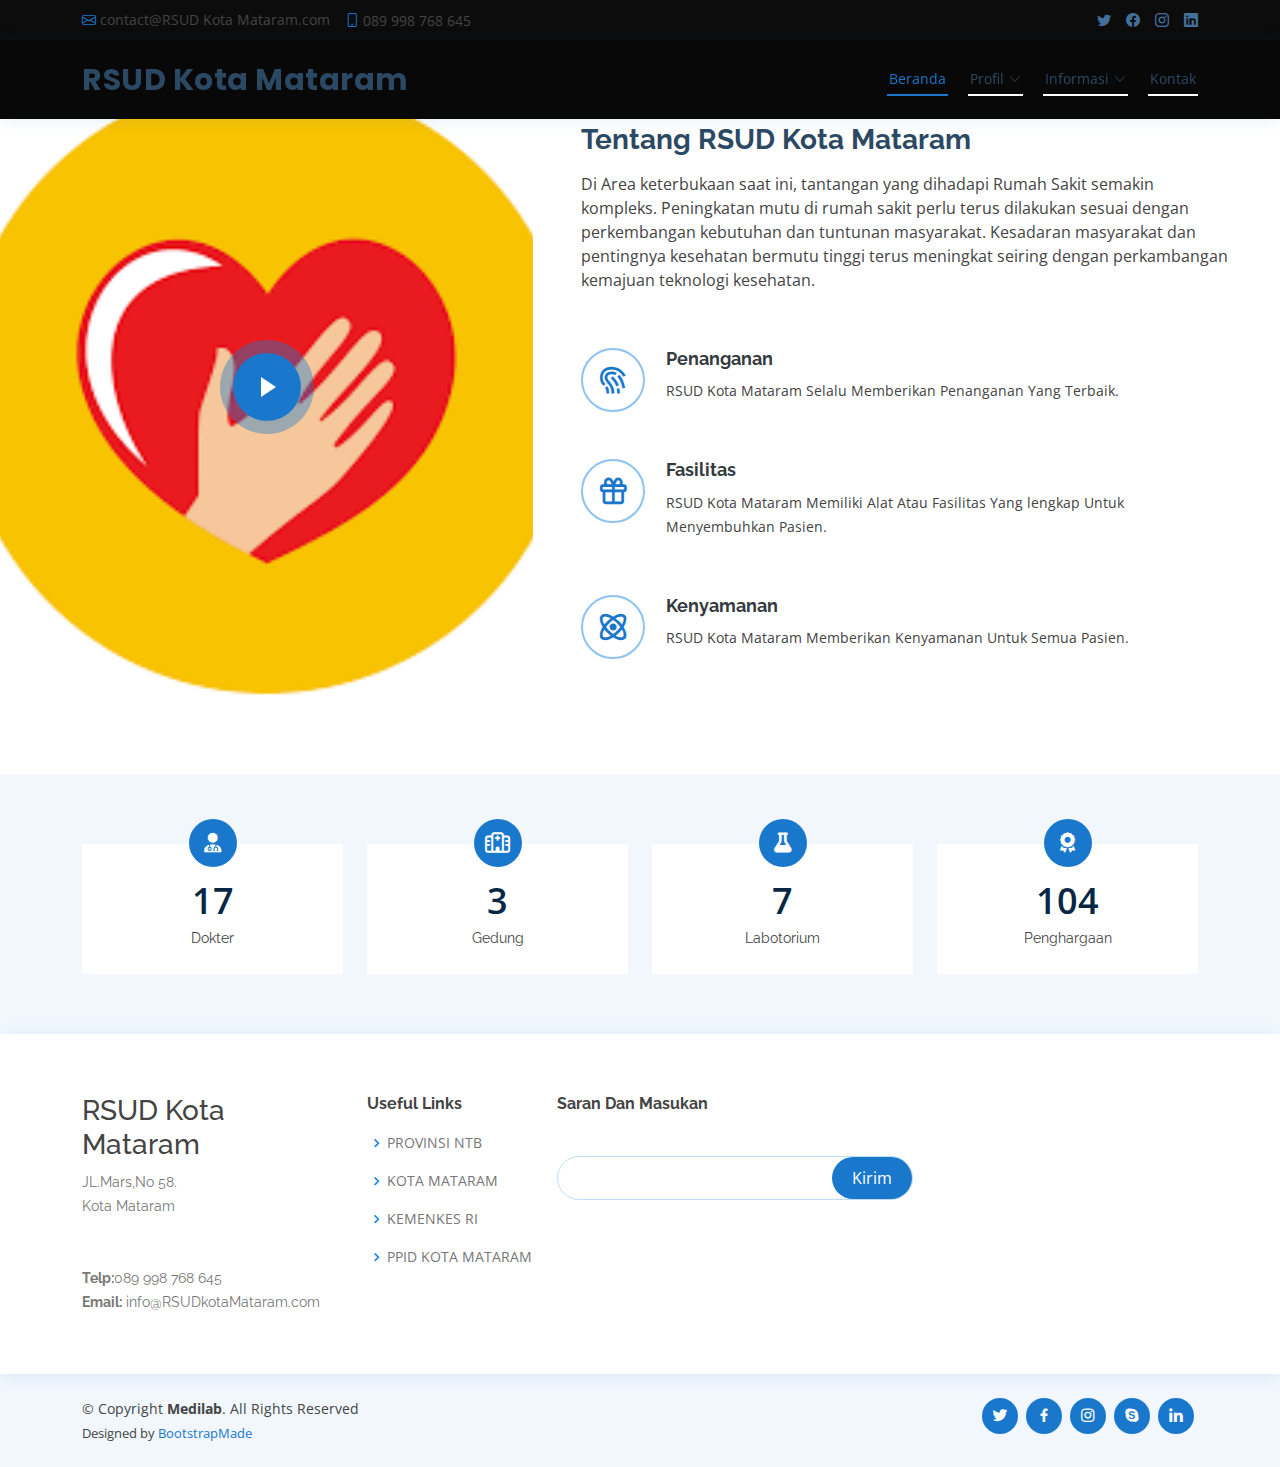
<file: tentang.html>
<!DOCTYPE html>
<html lang="en">

<head>
  <meta charset="utf-8">
  <meta content="width=device-width, initial-scale=1.0" name="viewport">

  <title>Medilab Bootstrap Template - Index</title>
  <meta content="" name="description">
  <meta content="" name="keywords">

  <!-- Favicons -->
  <link href="assets/img/favicon.png" rel="icon">
  <link href="assets/img/apple-touch-icon.png" rel="apple-touch-icon">

  <!-- Google Fonts -->
  <link href="https://fonts.googleapis.com/css?family=Open+Sans:300,300i,400,400i,600,600i,700,700i|Raleway:300,300i,400,400i,500,500i,600,600i,700,700i|Poppins:300,300i,400,400i,500,500i,600,600i,700,700i" rel="stylesheet">

  <!-- Vendor CSS Files -->
  <link href="assets/vendor/fontawesome-free/css/all.min.css" rel="stylesheet">
  <link href="assets/vendor/animate.css/animate.min.css" rel="stylesheet">
  <link href="assets/vendor/bootstrap/css/bootstrap.min.css" rel="stylesheet">
  <link href="assets/vendor/bootstrap-icons/bootstrap-icons.css" rel="stylesheet">
  <link href="assets/vendor/boxicons/css/boxicons.min.css" rel="stylesheet">
  <link href="assets/vendor/glightbox/css/glightbox.min.css" rel="stylesheet">
  <link href="assets/vendor/remixicon/remixicon.css" rel="stylesheet">
  <link href="assets/vendor/swiper/swiper-bundle.min.css" rel="stylesheet">

  <!-- Template Main CSS File -->
  <link href="assets/css/style.css" rel="stylesheet">

  <!-- =======================================================
  * Template Name: Medilab - v4.10.0
  * Template URL: https://bootstrapmade.com/medilab-free-medical-bootstrap-theme/
  * Author: BootstrapMade.com
  * License: https://bootstrapmade.com/license/
  ======================================================== -->
</head>

<body>

  <!-- ======= Top Bar ======= -->
  <div id="topbar" class="d-flex align-items-center fixed-top">
    <div class="container d-flex justify-content-between">
      <div class="contact-info d-flex align-items-center">
        <i class="bi bi-envelope"></i> <a href="mailto:contact@example.com">contact@RSUD Kota Mataram.com</a>
        <i class="bi bi-phone"></i> 089 998 768 645
      </div>
      <div class="d-none d-lg-flex social-links align-items-center">
        <a href="#" class="twitter"><i class="bi bi-twitter"></i></a>
        <a href="#" class="facebook"><i class="bi bi-facebook"></i></a>
        <a href="#" class="instagram"><i class="bi bi-instagram"></i></a>
        <a href="#" class="linkedin"><i class="bi bi-linkedin"></i></i></a>
      </div>
    </div>
  </div>

  <!-- ======= Header ======= -->
  <header id="header" class="fixed-top">
    <div class="container d-flex align-items-center">

      <h1 class="logo me-auto"><a href="index.html">RSUD Kota Mataram</a></h1>
      <!-- Uncomment below if you prefer to use an image logo -->
      <!-- <a href="index.html" class="logo me-auto"><img src="assets/img/logo.png" alt="" class="img-fluid"></a>-->

      <nav id="navbar" class="navbar order-last order-lg-0">
        <ul>
          <li><a class="nav-link scrollto active" href="beranda.html">Beranda</a></li>
          <li class="dropdown"><a href="#"><span>Profil</span> <i class="bi bi-chevron-down"></i></a>
            <ul>
          <li><a class="nav-link scrollto" href="tentang.html">Tentang</a></li>
          <li><a class="nav-link scrollto" href="dokter.html">Dokter Spesialis</a></li>
            </ul>
            <li class="dropdown"><a href="#"><span>Informasi</span> <i class="bi bi-chevron-down"></i></a>
              <ul>
          <li><a class="nav-link scrollto" href="visi&misi.html">Visi & Misi</a></li>
          <li><a class="nav-link scrollto" href="foto.html">Foto</a></li>
              </ul>
          <li><a class="nav-link scrollto" href="kontak.html">Kontak</a></li>
        </ul>
        <i class="bi bi-list mobile-nav-toggle"></i>
      </nav><!-- .navbar -->

      

    </div>
  </header><!-- End Header -->
   
   <!-- ======= About Section ======= -->
    <section id="about" class="about">
        <div class="container-fluid">
  
          <div class="row">
            <div class="col-xl-5 col-lg-6 video-box d-flex justify-content-center align-items-stretch position-relative">
              <a href="https://www.youtube.com/watch?v=fepiIdx3haA" class="glightbox play-btn mb-4"></a>
            </div>
  
            <div class="col-xl-7 col-lg-6 icon-boxes d-flex flex-column align-items-stretch justify-content-center py-5 px-lg-5">
              <h3></h3>
              <h3>Tentang RSUD Kota Mataram</h3>
              <p>Di Area keterbukaan saat ini, tantangan yang dihadapi Rumah Sakit semakin kompleks. Peningkatan mutu di rumah sakit perlu terus dilakukan sesuai dengan perkembangan kebutuhan dan tuntunan masyarakat. Kesadaran masyarakat dan pentingnya kesehatan bermutu tinggi terus meningkat seiring dengan perkambangan kemajuan teknologi kesehatan.</p>
  
              <div class="icon-box">
                <div class="icon"><i class="bx bx-fingerprint"></i></div>
                <h4 class="title"><a href="">Penanganan</a></h4>
                <p class="description">RSUD Kota Mataram Selalu Memberikan Penanganan Yang Terbaik.</p>
              </div>
  
              <div class="icon-box">
                <div class="icon"><i class="bx bx-gift"></i></div>
                <h4 class="title"><a href="">Fasilitas</a></h4>
                <p class="description">RSUD Kota Mataram Memiliki Alat Atau Fasilitas Yang lengkap Untuk Menyembuhkan Pasien.</p>
              </div>
  
              <div class="icon-box">
                <div class="icon"><i class="bx bx-atom"></i></div>
                <h4 class="title"><a href="">Kenyamanan</a></h4>
                <p class="description">RSUD Kota Mataram Memberikan Kenyamanan Untuk Semua Pasien.</p>
              </div>
  
            </div>
          </div>
  
        </div>
      </section><!-- End About Section -->
  
      <!-- ======= Counts Section ======= -->
      <section id="counts" class="counts">
        <div class="container">
  
          <div class="row">
  
            <div class="col-lg-3 col-md-6">
              <div class="count-box">
                <i class="fas fa-user-md"></i>
                <span data-purecounter-start="0" data-purecounter-end="25" data-purecounter-duration="1" class="purecounter"></span>
                <p>Dokter</p>
              </div>
            </div>
  
            <div class="col-lg-3 col-md-6 mt-5 mt-md-0">
              <div class="count-box">
                <i class="far fa-hospital"></i>
                <span data-purecounter-start="0" data-purecounter-end="5" data-purecounter-duration="1" class="purecounter"></span>
                <p>Gedung</p>
              </div>
            </div>
  
            <div class="col-lg-3 col-md-6 mt-5 mt-lg-0">
              <div class="count-box">
                <i class="fas fa-flask"></i>
                <span data-purecounter-start="0" data-purecounter-end="10" data-purecounter-duration="1" class="purecounter"></span>
                <p> Labotorium</p>
              </div>
            </div>
  
            <div class="col-lg-3 col-md-6 mt-5 mt-lg-0">
              <div class="count-box">
                <i class="fas fa-award"></i>
                <span data-purecounter-start="0" data-purecounter-end="150" data-purecounter-duration="1" class="purecounter"></span>
                <p>Penghargaan</p>
              </div>
            </div>
  
          </div>
  
        </div>
      </section><!-- End Counts Section -->

<!-- ======= Footer ======= -->
<footer id="footer">

  <div class="footer-top">
    <div class="container">
      <div class="row">

        <div class="col-lg-3 col-md-6 footer-contact">
          <h3>RSUD Kota Mataram</h3>
          <p>
            JL.Mars,No 58.<br>
            Kota Mataram <br>
            <br><br>
            <strong>Telp:</strong>089 998 768 645<br>
            <strong>Email:</strong> info@RSUDkotaMataram.com<br>
          </p>
        </div>

        <div class="col-lg-2 col-md-6 footer-links">
          <h4>Useful Links</h4>
          <ul>
            <li><i class="bx bx-chevron-right"></i> <a href="#">PROVINSI NTB</a></li>
            <li><i class="bx bx-chevron-right"></i> <a href="#">KOTA MATARAM</a></li>
            <li><i class="bx bx-chevron-right"></i> <a href="#">KEMENKES RI</a></li>
            <li><i class="bx bx-chevron-right"></i> <a href="#">PPID KOTA MATARAM</a></li>
          </ul>
        </div>

        
        <div class="col-lg-4 col-md-6 footer-newsletter">
          <h4>Saran Dan Masukan</h4>
          <form action="" method="post">
            <input type="email" name="email"><input type="submit" value="Kirim">
          </form>
        </div>

      </div>
    </div>
  </div>

  <div class="container d-md-flex py-4">

    <div class="me-md-auto text-center text-md-start">
      <div class="copyright">
        &copy; Copyright <strong><span>Medilab</span></strong>. All Rights Reserved
      </div>
      <div class="credits">
        <!-- All the links in the footer should remain intact. -->
        <!-- You can delete the links only if you purchased the pro version. -->
        <!-- Licensing information: https://bootstrapmade.com/license/ -->
        <!-- Purchase the pro version with working PHP/AJAX contact form: https://bootstrapmade.com/medilab-free-medical-bootstrap-theme/ -->
        Designed by <a href="https://bootstrapmade.com/">BootstrapMade</a>
      </div>
    </div>
    <div class="social-links text-center text-md-right pt-3 pt-md-0">
      <a href="#" class="twitter"><i class="bx bxl-twitter"></i></a>
      <a href="#" class="facebook"><i class="bx bxl-facebook"></i></a>
      <a href="#" class="instagram"><i class="bx bxl-instagram"></i></a>
      <a href="#" class="google-plus"><i class="bx bxl-skype"></i></a>
      <a href="#" class="linkedin"><i class="bx bxl-linkedin"></i></a>
    </div>
  </div>
</footer><!-- End Footer -->



      <div id="preloader"></div>
      <a href="#" class="back-to-top d-flex align-items-center justify-content-center"><i class="bi bi-arrow-up-short"></i></a>
    
      <!-- Vendor JS Files -->
      <script src="assets/vendor/purecounter/purecounter_vanilla.js"></script>
      <script src="assets/vendor/bootstrap/js/bootstrap.bundle.min.js"></script>
      <script src="assets/vendor/glightbox/js/glightbox.min.js"></script>
      <script src="assets/vendor/swiper/swiper-bundle.min.js"></script>
      <script src="assets/vendor/php-email-form/validate.js"></script>
    
      <!-- Template Main JS File -->
      <script src="assets/js/main.js"></script>
    
    </body>
    
    </html>
</file>
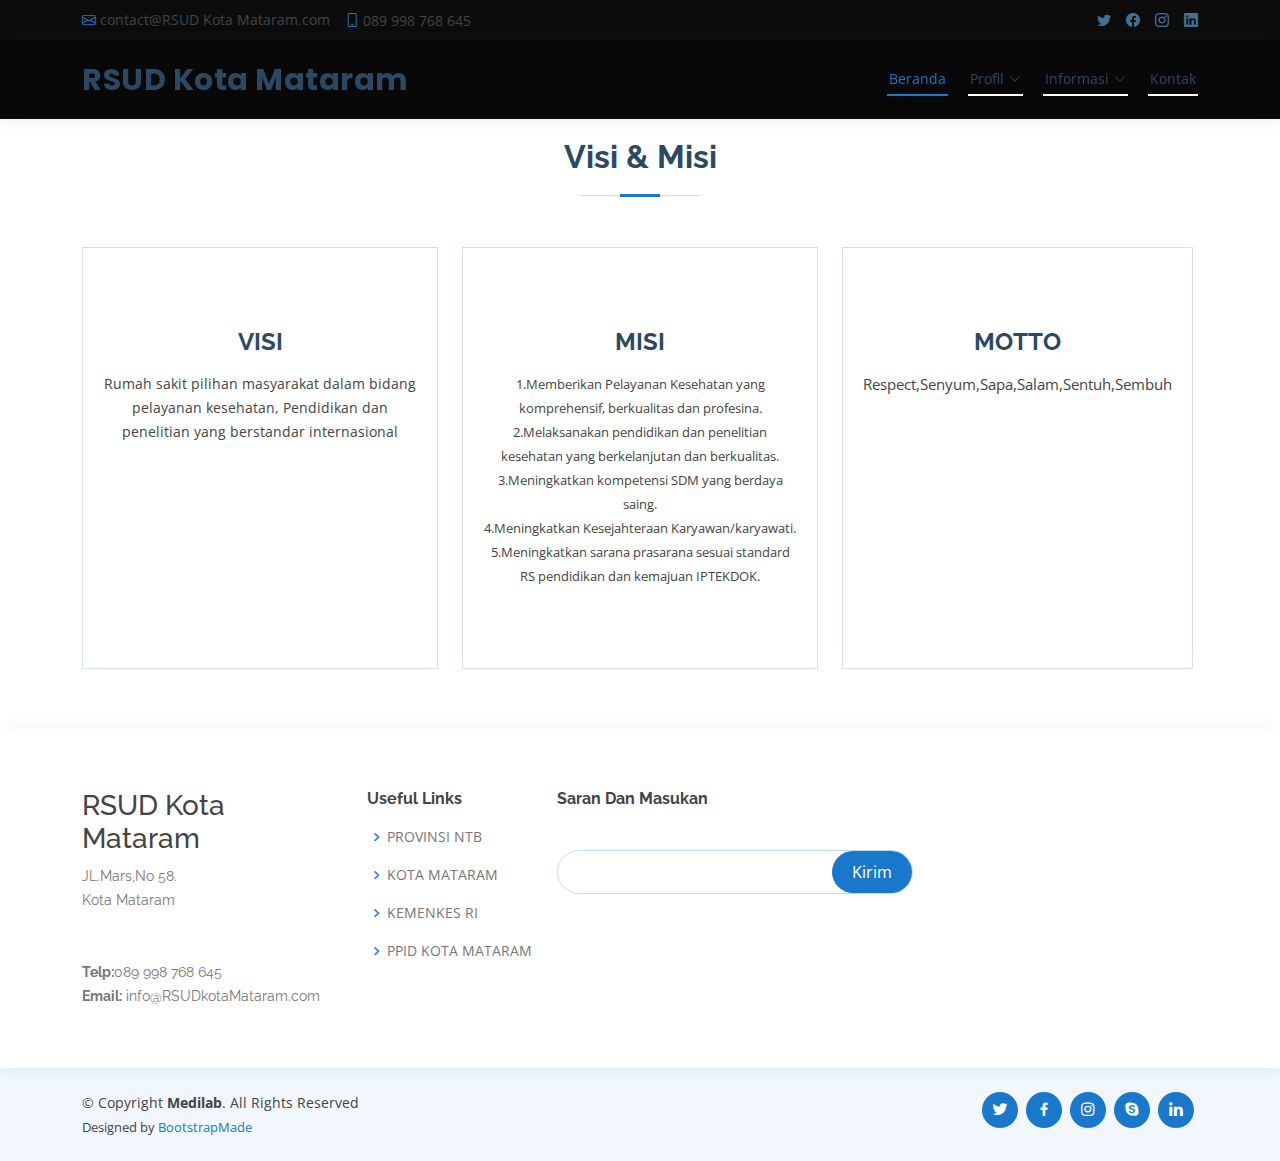
<file: visi&misi.html>
<!DOCTYPE html>
<html lang="en">

<head>
  <meta charset="utf-8">
  <meta content="width=device-width, initial-scale=1.0" name="viewport">

  <title>Medilab Bootstrap Template - Index</title>
  <meta content="" name="description">
  <meta content="" name="keywords">

  <!-- Favicons -->
  <link href="assets/img/favicon.png" rel="icon">
  <link href="assets/img/apple-touch-icon.png" rel="apple-touch-icon">

  <!-- Google Fonts -->
  <link href="https://fonts.googleapis.com/css?family=Open+Sans:300,300i,400,400i,600,600i,700,700i|Raleway:300,300i,400,400i,500,500i,600,600i,700,700i|Poppins:300,300i,400,400i,500,500i,600,600i,700,700i" rel="stylesheet">

  <!-- Vendor CSS Files -->
  <link href="assets/vendor/fontawesome-free/css/all.min.css" rel="stylesheet">
  <link href="assets/vendor/animate.css/animate.min.css" rel="stylesheet">
  <link href="assets/vendor/bootstrap/css/bootstrap.min.css" rel="stylesheet">
  <link href="assets/vendor/bootstrap-icons/bootstrap-icons.css" rel="stylesheet">
  <link href="assets/vendor/boxicons/css/boxicons.min.css" rel="stylesheet">
  <link href="assets/vendor/glightbox/css/glightbox.min.css" rel="stylesheet">
  <link href="assets/vendor/remixicon/remixicon.css" rel="stylesheet">
  <link href="assets/vendor/swiper/swiper-bundle.min.css" rel="stylesheet">

  <!-- Template Main CSS File -->
  <link href="assets/css/style.css" rel="stylesheet">

  <!-- =======================================================
  * Template Name: Medilab - v4.10.0
  * Template URL: https://bootstrapmade.com/medilab-free-medical-bootstrap-theme/
  * Author: BootstrapMade.com
  * License: https://bootstrapmade.com/license/
  ======================================================== -->
</head>

<body>

  <!-- ======= Top Bar ======= -->
  <div id="topbar" class="d-flex align-items-center fixed-top">
    <div class="container d-flex justify-content-between">
      <div class="contact-info d-flex align-items-center">
        <i class="bi bi-envelope"></i> <a href="mailto:contact@example.com">contact@RSUD Kota Mataram.com</a>
        <i class="bi bi-phone"></i> 089 998 768 645
      </div>
      <div class="d-none d-lg-flex social-links align-items-center">
        <a href="#" class="twitter"><i class="bi bi-twitter"></i></a>
        <a href="#" class="facebook"><i class="bi bi-facebook"></i></a>
        <a href="#" class="instagram"><i class="bi bi-instagram"></i></a>
        <a href="#" class="linkedin"><i class="bi bi-linkedin"></i></i></a>
      </div>
    </div>
  </div>

  <!-- ======= Header ======= -->
  <header id="header" class="fixed-top">
    <div class="container d-flex align-items-center">

      <h1 class="logo me-auto"><a href="index.html">RSUD Kota Mataram</a></h1>
      <!-- Uncomment below if you prefer to use an image logo -->
      <!-- <a href="index.html" class="logo me-auto"><img src="assets/img/logo.png" alt="" class="img-fluid"></a>-->

      <nav id="navbar" class="navbar order-last order-lg-0">
        <ul>
          <li><a class="nav-link scrollto active" href="beranda.html">Beranda</a></li>
          <li class="dropdown"><a href="#"><span>Profil</span> <i class="bi bi-chevron-down"></i></a>
            <ul>
          <li><a class="nav-link scrollto" href="tentang.html">Tentang</a></li>
          <li><a class="nav-link scrollto" href="dokter.html">Dokter Spesialis</a></li>
            </ul>
            <li class="dropdown"><a href="#"><span>Informasi</span> <i class="bi bi-chevron-down"></i></a>
              <ul>
          <li><a class="nav-link scrollto" href="visi&misi.html">Visi & Misi</a></li>
          <li><a class="nav-link scrollto" href="foto.html">Foto</a></li>
              </ul>
          <li><a class="nav-link scrollto" href="kontak.html">Kontak</a></li>
        </ul>
        <i class="bi bi-list mobile-nav-toggle"></i>
      </nav><!-- .navbar -->

      

    </div>
  </header><!-- End Header -->

 <!-- ======= Services Section ======= -->
 <section id="services" class="services">
  <div class="container">

    <div class="section-title">
      <h2>Visi & Misi</h2>
      <h2>Visi & Misi</h2>
    </div>

    <div class="row">
      <div class="col-lg-4 col-md-6 d-flex align-items-stretch">
        <div class="icon-box">
          <h4><a href="">VISI</a></h4>
          <p>Rumah sakit pilihan masyarakat dalam bidang pelayanan kesehatan, Pendidikan dan penelitian yang berstandar internasional</p>
        </div>
      </div>

      <div class="col-lg-4 col-md-6 d-flex align-items-stretch mt-4 mt-md-0">
        <div class="icon-box">
          <h4><a href="">MISI</a></h4>
          <p style="font-size: 13PX;">1.Memberikan Pelayanan Kesehatan yang komprehensif, berkualitas dan profesina.</p>
          <P style="font-size: 13PX;">2.Melaksanakan pendidikan dan penelitian kesehatan yang berkelanjutan dan berkualitas.</P>
          <P style="font-size: 13PX;">3.Meningkatkan kompetensi SDM yang berdaya saing.</P>
          <P style="font-size: 13PX;">4.Meningkatkan Kesejahteraan Karyawan/karyawati.</P>
          <P style="font-size: 13PX;">5.Meningkatkan sarana prasarana sesuai standard RS pendidikan dan kemajuan IPTEKDOK.</P>
        </div>
      </div>

      <div class="col-lg-4 col-md-6 d-flex align-items-stretch mt-4 mt-lg-0">
        <div class="icon-box">
          <h4><a href="">MOTTO</a></h4>
          <p style="font-size: 15px;">Respect,Senyum,Sapa,Salam,Sentuh,Sembuh</p>
        </div>
      </div>
    </div>
  </div>
</section><!-- End Services Section -->

<!-- ======= Footer ======= -->
<footer id="footer">

  <div class="footer-top">
    <div class="container">
      <div class="row">

        <div class="col-lg-3 col-md-6 footer-contact">
          <h3>RSUD Kota Mataram</h3>
          <p>
            JL.Mars,No 58.<br>
            Kota Mataram <br>
            <br><br>
            <strong>Telp:</strong>089 998 768 645<br>
            <strong>Email:</strong> info@RSUDkotaMataram.com<br>
          </p>
        </div>

        <div class="col-lg-2 col-md-6 footer-links">
          <h4>Useful Links</h4>
          <ul>
            <li><i class="bx bx-chevron-right"></i> <a href="#">PROVINSI NTB</a></li>
            <li><i class="bx bx-chevron-right"></i> <a href="#">KOTA MATARAM</a></li>
            <li><i class="bx bx-chevron-right"></i> <a href="#">KEMENKES RI</a></li>
            <li><i class="bx bx-chevron-right"></i> <a href="#">PPID KOTA MATARAM</a></li>
          </ul>
        </div>

        
        <div class="col-lg-4 col-md-6 footer-newsletter">
          <h4>Saran Dan Masukan</h4>
          <form action="" method="post">
            <input type="email" name="email"><input type="submit" value="Kirim">
          </form>
        </div>

      </div>
    </div>
  </div>

  <div class="container d-md-flex py-4">

    <div class="me-md-auto text-center text-md-start">
      <div class="copyright">
        &copy; Copyright <strong><span>Medilab</span></strong>. All Rights Reserved
      </div>
      <div class="credits">
        <!-- All the links in the footer should remain intact. -->
        <!-- You can delete the links only if you purchased the pro version. -->
        <!-- Licensing information: https://bootstrapmade.com/license/ -->
        <!-- Purchase the pro version with working PHP/AJAX contact form: https://bootstrapmade.com/medilab-free-medical-bootstrap-theme/ -->
        Designed by <a href="https://bootstrapmade.com/">BootstrapMade</a>
      </div>
    </div>
    <div class="social-links text-center text-md-right pt-3 pt-md-0">
      <a href="#" class="twitter"><i class="bx bxl-twitter"></i></a>
      <a href="#" class="facebook"><i class="bx bxl-facebook"></i></a>
      <a href="#" class="instagram"><i class="bx bxl-instagram"></i></a>
      <a href="#" class="google-plus"><i class="bx bxl-skype"></i></a>
      <a href="#" class="linkedin"><i class="bx bxl-linkedin"></i></a>
    </div>
  </div>
</footer><!-- End Footer -->


<div id="preloader"></div>
<a href="#" class="back-to-top d-flex align-items-center justify-content-center"><i class="bi bi-arrow-up-short"></i></a>

<!-- Vendor JS Files -->
<script src="assets/vendor/purecounter/purecounter_vanilla.js"></script>
<script src="assets/vendor/bootstrap/js/bootstrap.bundle.min.js"></script>
<script src="assets/vendor/glightbox/js/glightbox.min.js"></script>
<script src="assets/vendor/swiper/swiper-bundle.min.js"></script>
<script src="assets/vendor/php-email-form/validate.js"></script>

<!-- Template Main JS File -->
<script src="assets/js/main.js"></script>

</body>

</html>
</file>
<file: assets/css/style.css>
/**
* Template Name: Medilab - v4.10.0
* Template URL: https://bootstrapmade.com/medilab-free-medical-bootstrap-theme/
* Author: BootstrapMade.com
* License: https://bootstrapmade.com/license/
*/

/*--------------------------------------------------------------
# General
--------------------------------------------------------------*/
body {
  font-family: "Open Sans", sans-serif;
  color: #444444;
}

a {
  color: #1977cc;
  text-decoration: none;
}

a:hover {
  color: #3291e6;
  text-decoration: none;
}

h1,
h2,
h3,
h4,
h5,
h6 {
  font-family: "Raleway", sans-serif;
}

/*--------------------------------------------------------------
# Preloader
--------------------------------------------------------------*/
#preloader {
  position: fixed;
  top: 0;
  left: 0;
  right: 0;
  bottom: 0;
  z-index: 9999;
  overflow: hidden;
  background: #fff;
}

#preloader:before {
  content: "";
  position: fixed;
  top: calc(50% - 30px);
  left: calc(50% - 30px);
  border: 6px solid #1977cc;
  border-top-color: #d1e6f9;
  border-radius: 50%;
  width: 60px;
  height: 60px;
  -webkit-animation: animate-preloader 1s linear infinite;
  animation: animate-preloader 1s linear infinite;
}

@-webkit-keyframes animate-preloader {
  0% {
    transform: rotate(0deg);
  }

  100% {
    transform: rotate(360deg);
  }
}

@keyframes animate-preloader {
  0% {
    transform: rotate(0deg);
  }

  100% {
    transform: rotate(360deg);
  }
}

/*--------------------------------------------------------------
# Back to top button
--------------------------------------------------------------*/
.back-to-top {
  position: fixed;
  visibility: hidden;
  opacity: 0;
  right: 15px;
  bottom: 15px;
  z-index: 996;
  background: #1977cc;
  width: 40px;
  height: 40px;
  border-radius: 4px;
  transition: all 0.4s;
}

.back-to-top i {
  font-size: 28px;
  color: #fff;
  line-height: 0;
}

.back-to-top:hover {
  background: #298ce5;
  color: #fff;
}

.back-to-top.active {
  visibility: visible;
  opacity: 1;
}

.datepicker-dropdown {
  padding: 20px !important;
}

/*--------------------------------------------------------------
# Top Bar
--------------------------------------------------------------*/
#topbar {
  background: rgb(12, 12, 12);
  height: 40px;
  font-size: 14px;
  transition: all 0.5s;
  z-index: 996;
}

#topbar.topbar-scrolled {
  top: -40px;
}

#topbar .contact-info a {
  line-height: 1;
  color: #444444;
  transition: 0.3s;
}

#topbar .contact-info a:hover {
  color: #1977cc;
}

#topbar .contact-info i {
  color: #1977cc;
  padding-right: 4px;
  margin-left: 15px;
  line-height: 0;
}

#topbar .contact-info i:first-child {
  margin-left: 0;
}

#topbar .social-links a {
  color: #437099;
  padding-left: 15px;
  display: inline-block;
  line-height: 1px;
  transition: 0.3s;
}

#topbar .social-links a:hover {
  color: #1977cc;
}

#topbar .social-links a:first-child {
  border-left: 0;
}

/*--------------------------------------------------------------
# Header
--------------------------------------------------------------*/
#header {
  background: rgb(8, 8, 8);
  transition: all 0.5s;
  z-index: 997;
  padding: 15px 0;
  top: 40px;
  box-shadow: 0px 2px 15px rgba(25, 119, 204, 0.1);
}

#header.header-scrolled {
  top: 0;
}

#header .logo {
  font-size: 30px;
  margin: 0;
  padding: 0;
  line-height: 1;
  font-weight: 700;
  letter-spacing: 0.5px;
  font-family: "Poppins", sans-serif;
}

#header .logo a {
  color: #2c4964;
}

#header .logo img {
  max-height: 40px;
}

/**
* Appointment Button *
*/
.appointment-btn {
  margin-left: 25px;
  background: #1977cc;
  color: #fff;
  border-radius: 50px;
  padding: 8px 25px;
  white-space: nowrap;
  transition: 0.3s;
  font-size: 14px;
  display: inline-block;
}

.appointment-btn:hover {
  background: #166ab5;
  color: #fff;
}

@media (max-width: 768px) {
  .appointment-btn {
    margin: 0 15px 0 0;
    padding: 6px 18px;
  }
}

/*--------------------------------------------------------------
# Navigation Menu
--------------------------------------------------------------*/
/**
* Desktop Navigation 
*/
.navbar {
  padding: 0;
}

.navbar ul {
  margin: 0;
  padding: 0;
  display: flex;
  list-style: none;
  align-items: center;
}

.navbar li {
  position: relative;
}

.navbar>ul>li {
  position: relative;
  white-space: nowrap;
  padding: 8px 0 8px 20px;
}

.navbar a,
.navbar a:focus {
  display: flex;
  align-items: center;
  justify-content: space-between;
  font-size: 14px;
  color: #2c4964;
  white-space: nowrap;
  transition: 0.3s;
  border-bottom: 2px solid #fff;
  padding: 5px 2px;
}

.navbar a i,
.navbar a:focus i {
  font-size: 12px;
  line-height: 0;
  margin-left: 5px;
}

.navbar a:hover,
.navbar .active,
.navbar .active:focus,
.navbar li:hover>a {
  color: #1977cc;
  border-color: #1977cc;
}

.navbar .dropdown ul {
  display: block;
  position: absolute;
  left: 20px;
  top: calc(100% + 30px);
  margin: 0;
  padding: 10px 0;
  z-index: 99;
  opacity: 0;
  visibility: hidden;
  background: #fff;
  box-shadow: 0px 0px 30px rgba(127, 137, 161, 0.25);
  transition: 0.3s;
}

.navbar .dropdown ul li {
  min-width: 200px;
}

.navbar .dropdown ul a {
  padding: 10px 20px;
  font-size: 14px;
  font-weight: 500;
  text-transform: none;
  color: #082744;
  border: none;
}

.navbar .dropdown ul a i {
  font-size: 12px;
}

.navbar .dropdown ul a:hover,
.navbar .dropdown ul .active:hover,
.navbar .dropdown ul li:hover>a {
  color: #1977cc;
}

.navbar .dropdown:hover>ul {
  opacity: 1;
  top: 100%;
  visibility: visible;
}

.navbar .dropdown .dropdown ul {
  top: 0;
  left: calc(100% - 30px);
  visibility: hidden;
}

.navbar .dropdown .dropdown:hover>ul {
  opacity: 1;
  top: 0;
  left: 100%;
  visibility: visible;
}

@media (max-width: 1366px) {
  .navbar .dropdown .dropdown ul {
    left: -90%;
  }

  .navbar .dropdown .dropdown:hover>ul {
    left: -100%;
  }
}

/**
* Mobile Navigation 
*/
.mobile-nav-toggle {
  color: #2c4964;
  font-size: 28px;
  cursor: pointer;
  display: none;
  line-height: 0;
  transition: 0.5s;
}

.mobile-nav-toggle.bi-x {
  color: #fff;
}

@media (max-width: 991px) {
  .mobile-nav-toggle {
    display: block;
  }

  .navbar ul {
    display: none;
  }
}

.navbar-mobile {
  position: fixed;
  overflow: hidden;
  top: 0;
  right: 0;
  left: 0;
  bottom: 0;
  background: rgba(28, 47, 65, 0.9);
  transition: 0.3s;
  z-index: 999;
}

.navbar-mobile .mobile-nav-toggle {
  position: absolute;
  top: 15px;
  right: 15px;
}

.navbar-mobile ul {
  display: block;
  position: absolute;
  top: 55px;
  right: 15px;
  bottom: 15px;
  left: 15px;
  padding: 10px 0;
  background-color: #fff;
  overflow-y: auto;
  transition: 0.3s;
}

.navbar-mobile>ul>li {
  padding: 0;
}

.navbar-mobile a,
.navbar-mobile a:focus {
  padding: 10px 20px;
  font-size: 15px;
  color: #2c4964;
  border: none;
}

.navbar-mobile a:hover,
.navbar-mobile .active,
.navbar-mobile li:hover>a {
  color: #1977cc;
}

.navbar-mobile .getstarted,
.navbar-mobile .getstarted:focus {
  margin: 15px;
}

.navbar-mobile .dropdown ul {
  position: static;
  display: none;
  margin: 10px 20px;
  padding: 10px 0;
  z-index: 99;
  opacity: 1;
  visibility: visible;
  background: #fff;
  box-shadow: 0px 0px 30px rgba(127, 137, 161, 0.25);
}

.navbar-mobile .dropdown ul li {
  min-width: 200px;
}

.navbar-mobile .dropdown ul a {
  padding: 10px 20px;
}

.navbar-mobile .dropdown ul a i {
  font-size: 12px;
}

.navbar-mobile .dropdown ul a:hover,
.navbar-mobile .dropdown ul .active:hover,
.navbar-mobile .dropdown ul li:hover>a {
  color: #1977cc;
}

.navbar-mobile .dropdown>.dropdown-active {
  display: block;
}

/*--------------------------------------------------------------
# Hero Section
--------------------------------------------------------------*/
#hero {
  width: 100%;
  height: 90vh;
  background: url("../img/jk.jpg") top center;
  background-size: cover;
  margin-bottom: -200px;
}

#hero .container {
  position: relative;
}

#hero h1 {
  margin: 0;
  font-size: 48px;
  font-weight: 700;
  line-height: 56px;
  text-transform: uppercase;
  color: #2c4964;
}

#hero h2 {
  color: #2c4964;
  margin: 10px 0 0 0;
  font-size: 24px;
}

#hero .btn-get-started {
  font-family: "Raleway", sans-serif;
  text-transform: uppercase;
  font-weight: 500;
  font-size: 14px;
  letter-spacing: 1px;
  display: inline-block;
  padding: 12px 35px;
  margin-top: 30px;
  border-radius: 50px;
  transition: 0.5s;
  color: #fff;
  background: #1977cc;
}

#hero .btn-get-started:hover {
  background: #3291e6;
}

@media (min-width: 1024px) {
  #hero {
    background-attachment: fixed;
  }
}

@media (max-width: 992px) {
  #hero {
    margin-bottom: 0;
    height: 100vh;
  }

  #hero .container {
    padding-bottom: 63px;
  }

  #hero h1 {
    font-size: 28px;
    line-height: 36px;
  }

  #hero h2 {
    font-size: 18px;
    line-height: 24px;
    margin-bottom: 30px;
  }
}

@media (max-height: 600px) {
  #hero {
    height: 110vh;
  }
}

/*--------------------------------------------------------------
# Sections General
--------------------------------------------------------------*/
section {
  padding: 60px 0;
  overflow: hidden;
}

.section-bg {
  background-color: #e9da0d;
}

.section-title {
  text-align: center;
  padding-bottom: 30px;
}

.section-title h2 {
  font-size: 32px;
  font-weight: bold;
  margin-bottom: 20px;
  padding-bottom: 20px;
  position: relative;
  color: #2c4964;
}

.section-title h2::before {
  content: "";
  position: absolute;
  display: block;
  width: 120px;
  height: 1px;
  background: #ddd;
  bottom: 1px;
  left: calc(50% - 60px);
}

.section-title h2::after {
  content: "";
  position: absolute;
  display: block;
  width: 40px;
  height: 3px;
  background: #1977cc;
  bottom: 0;
  left: calc(50% - 20px);
}

.section-title p {
  margin-bottom: 0;
}

/*--------------------------------------------------------------
# Breadcrumbs
--------------------------------------------------------------*/
.breadcrumbs {
  padding: 20px 0;
  background-color: #f1f7fd;
  min-height: 40px;
  margin-top: 120px;
}

@media (max-width: 992px) {
  .breadcrumbs {
    margin-top: 100px;
  }
}

.breadcrumbs h2 {
  font-size: 24px;
  font-weight: 300;
  margin: 0;
}

@media (max-width: 992px) {
  .breadcrumbs h2 {
    margin: 0 0 10px 0;
  }
}

.breadcrumbs ol {
  display: flex;
  flex-wrap: wrap;
  list-style: none;
  padding: 0;
  margin: 0;
  font-size: 14px;
}

.breadcrumbs ol li+li {
  padding-left: 10px;
}

.breadcrumbs ol li+li::before {
  display: inline-block;
  padding-right: 10px;
  color: #6c757d;
  content: "/";
}

@media (max-width: 768px) {
  .breadcrumbs .d-flex {
    display: block !important;
  }

  .breadcrumbs ol {
    display: block;
  }

  .breadcrumbs ol li {
    display: inline-block;
  }
}

/*--------------------------------------------------------------
# Why Us
--------------------------------------------------------------*/
.why-us .content {
  padding: 30px;
  background: #1977cc;
  border-radius: 4px;
  color: #fff;
}

.why-us .content h3 {
  font-weight: 700;
  font-size: 34px;
  margin-bottom: 30px;
}

.why-us .content p {
  margin-bottom: 30px;
}

.why-us .content .more-btn {
  display: inline-block;
  background: rgba(255, 255, 255, 0.2);
  padding: 6px 30px 8px 30px;
  color: #fff;
  border-radius: 50px;
  transition: all ease-in-out 0.4s;
}

.why-us .content .more-btn i {
  font-size: 14px;
}

.why-us .content .more-btn:hover {
  color: #1977cc;
  background: #fff;
}

.why-us .icon-boxes .icon-box {
  text-align: center;
  border-radius: 10px;
  background: #fff;
  box-shadow: 0px 2px 15px rgba(0, 0, 0, 0.1);
  padding: 40px 30px;
  width: 100%;
}

.why-us .icon-boxes .icon-box i {
  font-size: 40px;
  color: #1977cc;
  margin-bottom: 30px;
}

.why-us .icon-boxes .icon-box h4 {
  font-size: 20px;
  font-weight: 700;
  margin: 0 0 30px 0;
}

.why-us .icon-boxes .icon-box p {
  font-size: 15px;
  color: #848484;
}

/*--------------------------------------------------------------
# About
--------------------------------------------------------------*/
.about .icon-boxes h4 {
  font-size: 18px;
  color: #4b7dab;
  margin-bottom: 15px;
}

.about .icon-boxes h3 {
  font-size: 28px;
  font-weight: 700;
  color: #2c4964;
  margin-bottom: 15px;
}

.about .icon-box {
  margin-top: 40px;
}

.about .icon-box .icon {
  float: left;
  display: flex;
  align-items: center;
  justify-content: center;
  width: 64px;
  height: 64px;
  border: 2px solid #8dc2f1;
  border-radius: 50px;
  transition: 0.5s;
}

.about .icon-box .icon i {
  color: #1977cc;
  font-size: 32px;
}

.about .icon-box:hover .icon {
  background: #1977cc;
  border-color: #1977cc;
}

.about .icon-box:hover .icon i {
  color: #fff;
}

.about .icon-box .title {
  margin-left: 85px;
  font-weight: 700;
  margin-bottom: 10px;
  font-size: 18px;
}

.about .icon-box .title a {
  color: #343a40;
  transition: 0.3s;
}

.about .icon-box .title a:hover {
  color: #1977cc;
}

.about .icon-box .description {
  margin-left: 85px;
  line-height: 24px;
  font-size: 14px;
}

.about .video-box {
  background: url("../img/LOL.jpg") center center no-repeat;
  background-size: cover;
  min-height: 500px;
}

.about .play-btn {
  width: 94px;
  height: 94px;
  background: radial-gradient(#1977cc 50%, rgba(25, 119, 204, 0.4) 52%);
  border-radius: 50%;
  display: block;
  position: absolute;
  left: calc(50% - 47px);
  top: calc(50% - 47px);
  overflow: hidden;
}

.about .play-btn::after {
  content: "";
  position: absolute;
  left: 50%;
  top: 50%;
  transform: translateX(-40%) translateY(-50%);
  width: 0;
  height: 0;
  border-top: 10px solid transparent;
  border-bottom: 10px solid transparent;
  border-left: 15px solid #fff;
  z-index: 100;
  transition: all 400ms cubic-bezier(0.55, 0.055, 0.675, 0.19);
}

.about .play-btn::before {
  content: "";
  position: absolute;
  width: 120px;
  height: 120px;
  -webkit-animation-delay: 0s;
  animation-delay: 0s;
  -webkit-animation: pulsate-btn 2s;
  animation: pulsate-btn 2s;
  -webkit-animation-direction: forwards;
  animation-direction: forwards;
  -webkit-animation-iteration-count: infinite;
  animation-iteration-count: infinite;
  -webkit-animation-timing-function: steps;
  animation-timing-function: steps;
  opacity: 1;
  border-radius: 50%;
  border: 5px solid rgba(25, 119, 204, 0.7);
  top: -15%;
  left: -15%;
  background: rgba(198, 16, 0, 0);
}

.about .play-btn:hover::after {
  border-left: 15px solid #1977cc;
  transform: scale(20);
}

.about .play-btn:hover::before {
  content: "";
  position: absolute;
  left: 50%;
  top: 50%;
  transform: translateX(-40%) translateY(-50%);
  width: 0;
  height: 0;
  border: none;
  border-top: 10px solid transparent;
  border-bottom: 10px solid transparent;
  border-left: 15px solid #fff;
  z-index: 200;
  -webkit-animation: none;
  animation: none;
  border-radius: 0;
}

@-webkit-keyframes pulsate-btn {
  0% {
    transform: scale(0.6, 0.6);
    opacity: 1;
  }

  100% {
    transform: scale(1, 1);
    opacity: 0;
  }
}

@keyframes pulsate-btn {
  0% {
    transform: scale(0.6, 0.6);
    opacity: 1;
  }

  100% {
    transform: scale(1, 1);
    opacity: 0;
  }
}

/*--------------------------------------------------------------
# Counts
--------------------------------------------------------------*/
.counts {
  background: #f1f7fd;
  padding: 70px 0 60px;
}

.counts .count-box {
  padding: 30px 30px 25px 30px;
  width: 100%;
  position: relative;
  text-align: center;
  background: #fff;
}

.counts .count-box i {
  position: absolute;
  top: -25px;
  left: 50%;
  transform: translateX(-50%);
  font-size: 20px;
  background: #1977cc;
  color: #fff;
  border-radius: 50px;
  display: inline-flex;
  align-items: center;
  justify-content: center;
  width: 48px;
  height: 48px;
}

.counts .count-box span {
  font-size: 36px;
  display: block;
  font-weight: 600;
  color: #082744;
}

.counts .count-box p {
  padding: 0;
  margin: 0;
  font-family: "Raleway", sans-serif;
  font-size: 14px;
}

/*--------------------------------------------------------------
# Services
--------------------------------------------------------------*/
.services .icon-box {
  text-align: center;
  border: 1px solid #d5e1ed;
  padding: 80px 20px;
  transition: all ease-in-out 0.3s;
}

.services .icon-box .icon {
  margin: 0 auto;
  width: 64px;
  height: 64px;
  background: #1977cc;
  border-radius: 5px;
  transition: all 0.3s ease-out 0s;
  display: flex;
  align-items: center;
  justify-content: center;
  margin-bottom: 20px;
  transform-style: preserve-3d;
}

.services .icon-box .icon i {
  color: #fff;
  font-size: 28px;
}

.services .icon-box .icon::before {
  position: absolute;
  content: "";
  left: -8px;
  top: -8px;
  height: 100%;
  width: 100%;
  background: #badaf7;
  border-radius: 5px;
  transition: all 0.3s ease-out 0s;
  transform: translateZ(-1px);
}

.services .icon-box h4 {
  font-weight: 700;
  margin-bottom: 15px;
  font-size: 24px;
}

.services .icon-box h4 a {
  color: #2c4964;
}

.services .icon-box p {
  line-height: 24px;
  font-size: 14px;
  margin-bottom: 0;
}

.services .icon-box:hover {
  background: #1977cc;
  border-color: #1977cc;
}

.services .icon-box:hover .icon {
  background: #fff;
}

.services .icon-box:hover .icon i {
  color: #1977cc;
}

.services .icon-box:hover .icon::before {
  background: #3291e6;
}

.services .icon-box:hover h4 a,
.services .icon-box:hover p {
  color: #fff;
}

/*--------------------------------------------------------------
# Appointments
--------------------------------------------------------------*/
.appointment .php-email-form {
  width: 100%;
}

.appointment .php-email-form .form-group {
  padding-bottom: 8px;
}

.appointment .php-email-form .validate {
  display: none;
  color: red;
  margin: 0 0 15px 0;
  font-weight: 400;
  font-size: 13px;
}

.appointment .php-email-form .error-message {
  display: none;
  color: #fff;
  background: #ed3c0d;
  text-align: left;
  padding: 15px;
  font-weight: 600;
}

.appointment .php-email-form .error-message br+br {
  margin-top: 25px;
}

.appointment .php-email-form .sent-message {
  display: none;
  color: #fff;
  background: #18d26e;
  text-align: center;
  padding: 15px;
  font-weight: 600;
}

.appointment .php-email-form .loading {
  display: none;
  background: #fff;
  text-align: center;
  padding: 15px;
}

.appointment .php-email-form .loading:before {
  content: "";
  display: inline-block;
  border-radius: 50%;
  width: 24px;
  height: 24px;
  margin: 0 10px -6px 0;
  border: 3px solid #18d26e;
  border-top-color: #eee;
  -webkit-animation: animate-loading 1s linear infinite;
  animation: animate-loading 1s linear infinite;
}

.appointment .php-email-form input,
.appointment .php-email-form textarea,
.appointment .php-email-form select {
  border-radius: 0;
  box-shadow: none;
  font-size: 14px;
  padding: 10px !important;
}

.appointment .php-email-form input:focus,
.appointment .php-email-form textarea:focus,
.appointment .php-email-form select:focus {
  border-color: #1977cc;
}

.appointment .php-email-form input,
.appointment .php-email-form select {
  height: 44px;
}

.appointment .php-email-form textarea {
  padding: 10px 12px;
}

.appointment .php-email-form button[type=submit] {
  background: #1977cc;
  border: 0;
  padding: 10px 35px;
  color: #fff;
  transition: 0.4s;
  border-radius: 50px;
}

.appointment .php-email-form button[type=submit]:hover {
  background: #1c84e3;
}

/*--------------------------------------------------------------
# Departments
--------------------------------------------------------------*/
.departments {
  overflow: hidden;
}

.departments .nav-tabs {
  border: 0;
}

.departments .nav-link {
  border: 0;
  padding: 12px 15px 12px 0;
  transition: 0.3s;
  color: #2c4964;
  border-radius: 0;
  border-right: 2px solid #ebf1f6;
  font-weight: 600;
  font-size: 15px;
}

.departments .nav-link:hover {
  color: #1977cc;
}

.departments .nav-link.active {
  color: #1977cc;
  border-color: #1977cc;
}

.departments .tab-pane.active {
  -webkit-animation: fadeIn 0.5s ease-out;
  animation: fadeIn 0.5s ease-out;
}

.departments .details h3 {
  font-size: 26px;
  font-weight: 600;
  margin-bottom: 20px;
  color: #2c4964;
}

.departments .details p {
  color: #777777;
}

.departments .details p:last-child {
  margin-bottom: 0;
}

@media (max-width: 992px) {
  .departments .nav-link {
    border: 0;
    padding: 15px;
  }

  .departments .nav-link.active {
    color: #fff;
    background: #1977cc;
  }
}

/*--------------------------------------------------------------
# Doctors
--------------------------------------------------------------*/
.doctors {
  background: #fff;
}

.doctors .member {
  position: relative;
  box-shadow: 0px 2px 15px rgba(44, 73, 100, 0.08);
  padding: 30px;
  border-radius: 10px;
}

.doctors .member .pic {
  overflow: hidden;
  width: 180px;
  border-radius: 50%;
}

.doctors .member .pic img {
  transition: ease-in-out 0.3s;
}

.doctors .member:hover img {
  transform: scale(1.1);
}

.doctors .member .member-info {
  padding-left: 30px;
}

.doctors .member h4 {
  font-weight: 700;
  margin-bottom: 5px;
  font-size: 20px;
  color: #2c4964;
}

.doctors .member span {
  display: block;
  font-size: 15px;
  padding-bottom: 10px;
  position: relative;
  font-weight: 500;
}

.doctors .member span::after {
  content: "";
  position: absolute;
  display: block;
  width: 50px;
  height: 1px;
  background: #b2c8dd;
  bottom: 0;
  left: 0;
}

.doctors .member p {
  margin: 10px 0 0 0;
  font-size: 14px;
}

.doctors .member .social {
  margin-top: 12px;
  display: flex;
  align-items: center;
  justify-content: flex-start;
}

.doctors .member .social a {
  transition: ease-in-out 0.3s;
  display: flex;
  align-items: center;
  justify-content: center;
  border-radius: 50px;
  width: 32px;
  height: 32px;
  background: #a0bcd5;
}

.doctors .member .social a i {
  color: #fff;
  font-size: 16px;
  margin: 0 2px;
}

.doctors .member .social a:hover {
  background: #1977cc;
}

.doctors .member .social a+a {
  margin-left: 8px;
}

/*--------------------------------------------------------------
# Frequently Asked Questions
--------------------------------------------------------------*/
.faq .faq-list {
  padding: 0 100px;
}

.faq .faq-list ul {
  padding: 0;
  list-style: none;
}

.faq .faq-list li+li {
  margin-top: 15px;
}

.faq .faq-list li {
  padding: 20px;
  background: #fff;
  border-radius: 4px;
  position: relative;
}

.faq .faq-list a {
  display: block;
  position: relative;
  font-family: "Poppins", sans-serif;
  font-size: 16px;
  line-height: 24px;
  font-weight: 500;
  padding: 0 30px;
  outline: none;
  cursor: pointer;
}

.faq .faq-list .icon-help {
  font-size: 24px;
  position: absolute;
  right: 0;
  left: 20px;
  color: #76b5ee;
}

.faq .faq-list .icon-show,
.faq .faq-list .icon-close {
  font-size: 24px;
  position: absolute;
  right: 0;
  top: 0;
}

.faq .faq-list p {
  margin-bottom: 0;
  padding: 10px 0 0 0;
}

.faq .faq-list .icon-show {
  display: none;
}

.faq .faq-list a.collapsed {
  color: #343a40;
}

.faq .faq-list a.collapsed:hover {
  color: #1977cc;
}

.faq .faq-list a.collapsed .icon-show {
  display: inline-block;
}

.faq .faq-list a.collapsed .icon-close {
  display: none;
}

@media (max-width: 1200px) {
  .faq .faq-list {
    padding: 0;
  }
}

/*--------------------------------------------------------------
# Testimonials
--------------------------------------------------------------*/
.testimonials .testimonial-wrap {
  padding-left: 50px;
}

.testimonials .testimonials-carousel,
.testimonials .testimonials-slider {
  overflow: hidden;
}

.testimonials .testimonial-item {
  box-sizing: content-box;
  padding: 30px 30px 30px 60px;
  margin: 30px 15px;
  min-height: 200px;
  box-shadow: 0px 2px 12px rgba(44, 73, 100, 0.08);
  position: relative;
  background: #fff;
}

.testimonials .testimonial-item .testimonial-img {
  width: 90px;
  border-radius: 10px;
  border: 6px solid #fff;
  position: absolute;
  left: -45px;
}

.testimonials .testimonial-item h3 {
  font-size: 18px;
  font-weight: bold;
  margin: 10px 0 5px 0;
  color: #111;
}

.testimonials .testimonial-item h4 {
  font-size: 14px;
  color: #999;
  margin: 0;
}

.testimonials .testimonial-item .quote-icon-left,
.testimonials .testimonial-item .quote-icon-right {
  color: #badaf7;
  font-size: 26px;
}

.testimonials .testimonial-item .quote-icon-left {
  display: inline-block;
  left: -5px;
  position: relative;
}

.testimonials .testimonial-item .quote-icon-right {
  display: inline-block;
  right: -5px;
  position: relative;
  top: 10px;
}

.testimonials .testimonial-item p {
  font-style: italic;
  margin: 15px auto 15px auto;
}

.testimonials .swiper-pagination {
  margin-top: 20px;
  position: relative;
}

.testimonials .swiper-pagination .swiper-pagination-bullet {
  width: 12px;
  height: 12px;
  background-color: #fff;
  opacity: 1;
  border: 1px solid #1977cc;
}

.testimonials .swiper-pagination .swiper-pagination-bullet-active {
  background-color: #1977cc;
}

@media (max-width: 767px) {
  .testimonials .testimonial-wrap {
    padding-left: 0;
  }

  .testimonials .testimonials-carousel,
  .testimonials .testimonials-slider {
    overflow: hidden;
  }

  .testimonials .testimonial-item {
    padding: 30px;
    margin: 15px;
  }

  .testimonials .testimonial-item .testimonial-img {
    position: static;
    left: auto;
  }
}

/*--------------------------------------------------------------
# Gallery
--------------------------------------------------------------*/
.gallery .gallery-item {
  overflow: hidden;
  border-right: 3px solid #fff;
  border-bottom: 3px solid #fff;
}

.gallery .gallery-item img {
  transition: all ease-in-out 0.4s;
}

.gallery .gallery-item:hover img {
  transform: scale(1.1);
}

/*--------------------------------------------------------------
# Contact
--------------------------------------------------------------*/
.contact .info {
  width: 100%;
  background: #fff;
}

.contact .info i {
  font-size: 20px;
  color: #1977cc;
  float: left;
  width: 44px;
  height: 44px;
  background: #d6e9fa;
  display: flex;
  justify-content: center;
  align-items: center;
  border-radius: 50px;
  transition: all 0.3s ease-in-out;
}

.contact .info h4 {
  padding: 0 0 0 60px;
  font-size: 22px;
  font-weight: 600;
  margin-bottom: 5px;
  color: #2c4964;
}

.contact .info p {
  padding: 0 0 0 60px;
  margin-bottom: 0;
  font-size: 14px;
  color: #4b7dab;
}

.contact .info .email,
.contact .info .phone {
  margin-top: 40px;
}

.contact .info .email:hover i,
.contact .info .address:hover i,
.contact .info .phone:hover i {
  background: #1977cc;
  color: #fff;
}

.contact .php-email-form {
  width: 100%;
  background: #fff;
}

.contact .php-email-form .form-group {
  padding-bottom: 8px;
}

.contact .php-email-form .error-message {
  display: none;
  color: #fff;
  background: #ed3c0d;
  text-align: left;
  padding: 15px;
  font-weight: 600;
}

.contact .php-email-form .error-message br+br {
  margin-top: 25px;
}

.contact .php-email-form .sent-message {
  display: none;
  color: #fff;
  background: #18d26e;
  text-align: center;
  padding: 15px;
  font-weight: 600;
}

.contact .php-email-form .loading {
  display: none;
  background: #fff;
  text-align: center;
  padding: 15px;
}

.contact .php-email-form .loading:before {
  content: "";
  display: inline-block;
  border-radius: 50%;
  width: 24px;
  height: 24px;
  margin: 0 10px -6px 0;
  border: 3px solid #18d26e;
  border-top-color: #eee;
  -webkit-animation: animate-loading 1s linear infinite;
  animation: animate-loading 1s linear infinite;
}

.contact .php-email-form input,
.contact .php-email-form textarea {
  border-radius: 0;
  box-shadow: none;
  font-size: 14px;
}

.contact .php-email-form input {
  height: 44px;
}

.contact .php-email-form textarea {
  padding: 10px 12px;
}

.contact .php-email-form button[type=submit] {
  background: #1977cc;
  border: 0;
  padding: 10px 35px;
  color: #fff;
  transition: 0.4s;
  border-radius: 50px;
}

.contact .php-email-form button[type=submit]:hover {
  background: #1c84e3;
}

@-webkit-keyframes animate-loading {
  0% {
    transform: rotate(0deg);
  }

  100% {
    transform: rotate(360deg);
  }
}

@keyframes animate-loading {
  0% {
    transform: rotate(0deg);
  }

  100% {
    transform: rotate(360deg);
  }
}

/*--------------------------------------------------------------
# Footer
--------------------------------------------------------------*/
#footer {
  color: #444444;
  font-size: 14px;
  background: #f1f7fd;
}

#footer .footer-top {
  padding: 60px 0 30px 0;
  background: #fff;
  box-shadow: 0px 2px 15px rgba(25, 119, 204, 0.1);
}

#footer .footer-top .footer-contact {
  margin-bottom: 30px;
}

#footer .footer-top .footer-contact h4 {
  font-size: 22px;
  margin: 0 0 30px 0;
  padding: 2px 0 2px 0;
  line-height: 1;
  font-weight: 700;
}

#footer .footer-top .footer-contact p {
  font-size: 14px;
  line-height: 24px;
  margin-bottom: 0;
  font-family: "Raleway", sans-serif;
  color: #777777;
}

#footer .footer-top h4 {
  font-size: 16px;
  font-weight: bold;
  color: #444444;
  position: relative;
  padding-bottom: 12px;
}

#footer .footer-top .footer-links {
  margin-bottom: 30px;
}

#footer .footer-top .footer-links ul {
  list-style: none;
  padding: 0;
  margin: 0;
}

#footer .footer-top .footer-links ul i {
  padding-right: 2px;
  color: #1c84e3;
  font-size: 18px;
  line-height: 1;
}

#footer .footer-top .footer-links ul li {
  padding: 10px 0;
  display: flex;
  align-items: center;
}

#footer .footer-top .footer-links ul li:first-child {
  padding-top: 0;
}

#footer .footer-top .footer-links ul a {
  color: #777777;
  transition: 0.3s;
  display: inline-block;
  line-height: 1;
}

#footer .footer-top .footer-links ul a:hover {
  text-decoration: none;
  color: #1977cc;
}

#footer .footer-newsletter {
  font-size: 15px;
}

#footer .footer-newsletter h4 {
  font-size: 16px;
  font-weight: bold;
  color: #444444;
  position: relative;
  padding-bottom: 12px;
}

#footer .footer-newsletter form {
  margin-top: 30px;
  background: #fff;
  padding: 6px 10px;
  position: relative;
  border-radius: 50px;
  text-align: left;
  border: 1px solid #bfdcf7;
}

#footer .footer-newsletter form input[type=email] {
  border: 0;
  padding: 4px 8px;
  width: calc(100% - 100px);
}

#footer .footer-newsletter form input[type=submit] {
  position: absolute;
  top: 0;
  right: 0;
  bottom: 0;
  border: 0;
  background: none;
  font-size: 16px;
  padding: 0 20px;
  background: #1977cc;
  color: #fff;
  transition: 0.3s;
  border-radius: 50px;
}

#footer .footer-newsletter form input[type=submit]:hover {
  background: #1c84e3;
}

#footer .credits {
  padding-top: 5px;
  font-size: 13px;
  color: #444444;
}

#footer .social-links a {
  font-size: 18px;
  display: inline-block;
  background: #1977cc;
  color: #fff;
  line-height: 1;
  padding: 8px 0;
  margin-right: 4px;
  border-radius: 50%;
  text-align: center;
  width: 36px;
  height: 36px;
  transition: 0.3s;
}

#footer .social-links a:hover {
  background: #1c84e3;
  color: #fff;
  text-decoration: none;
}
</file>
